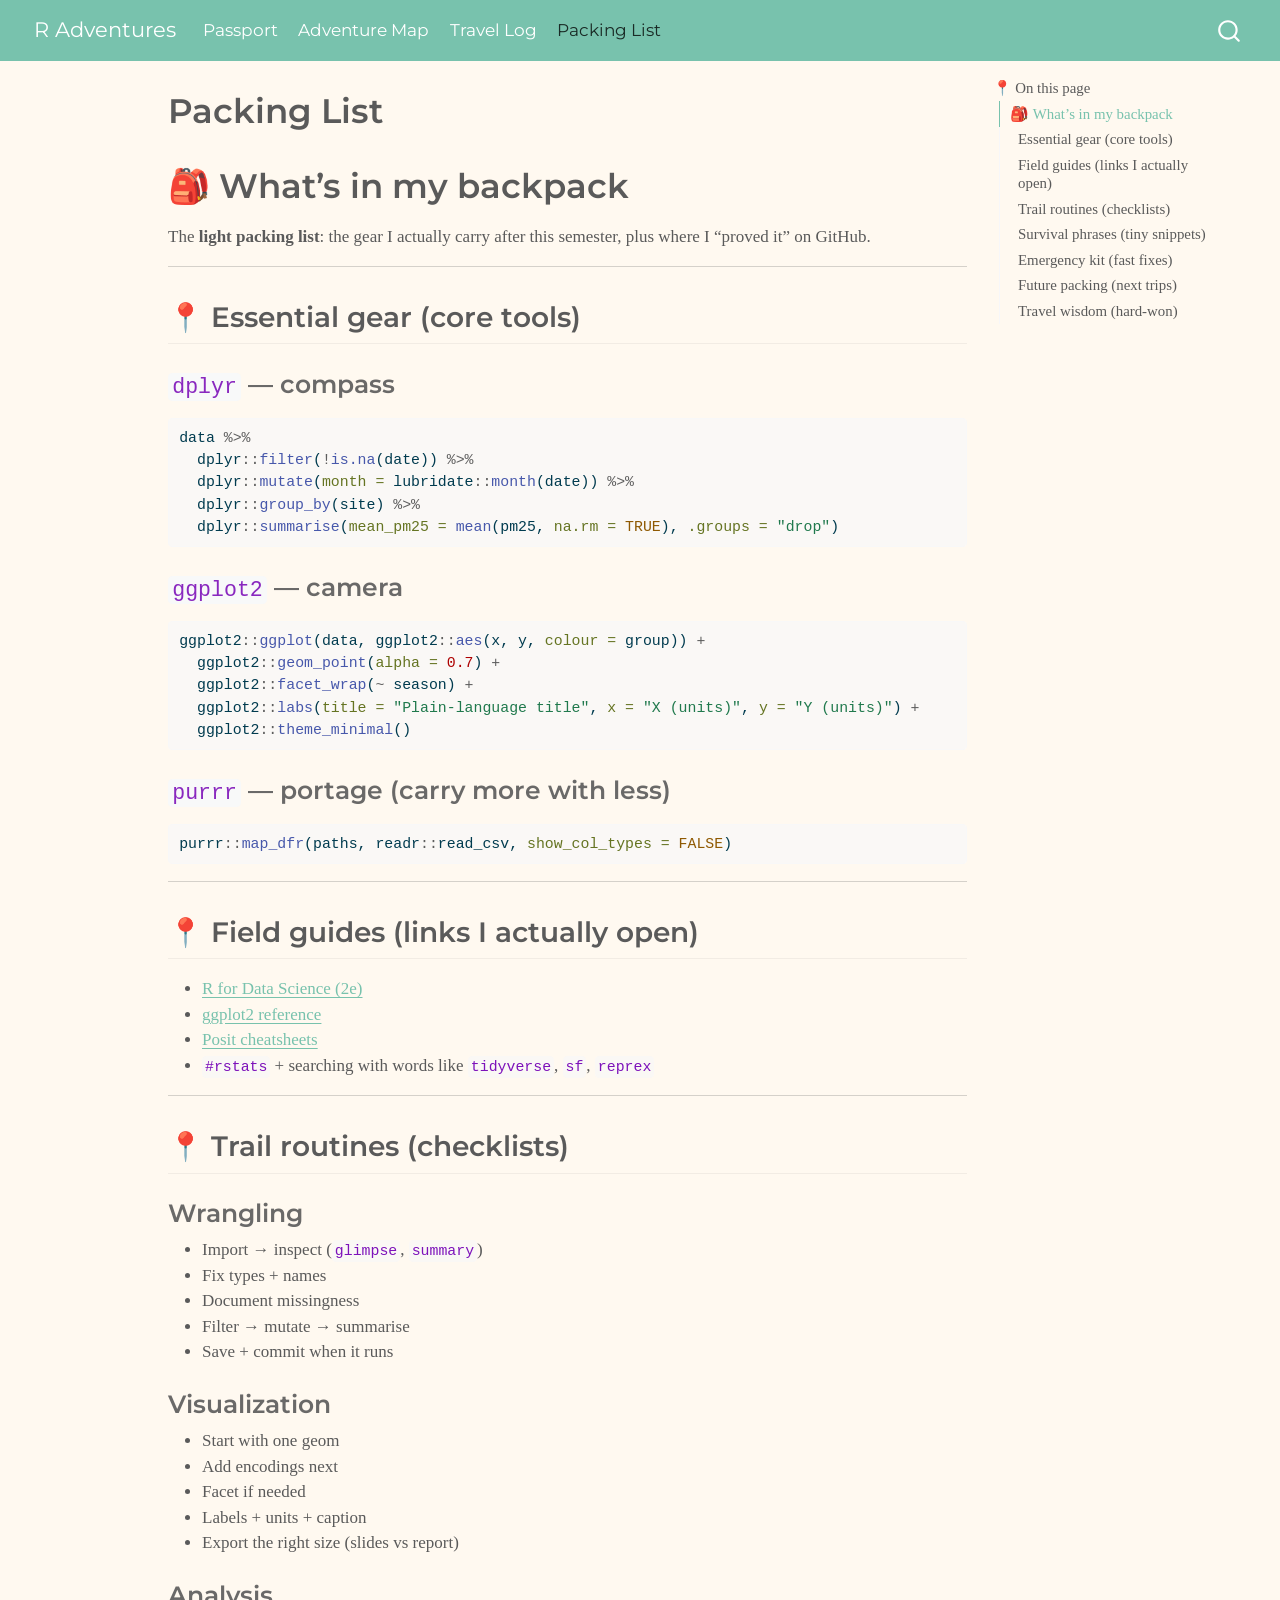
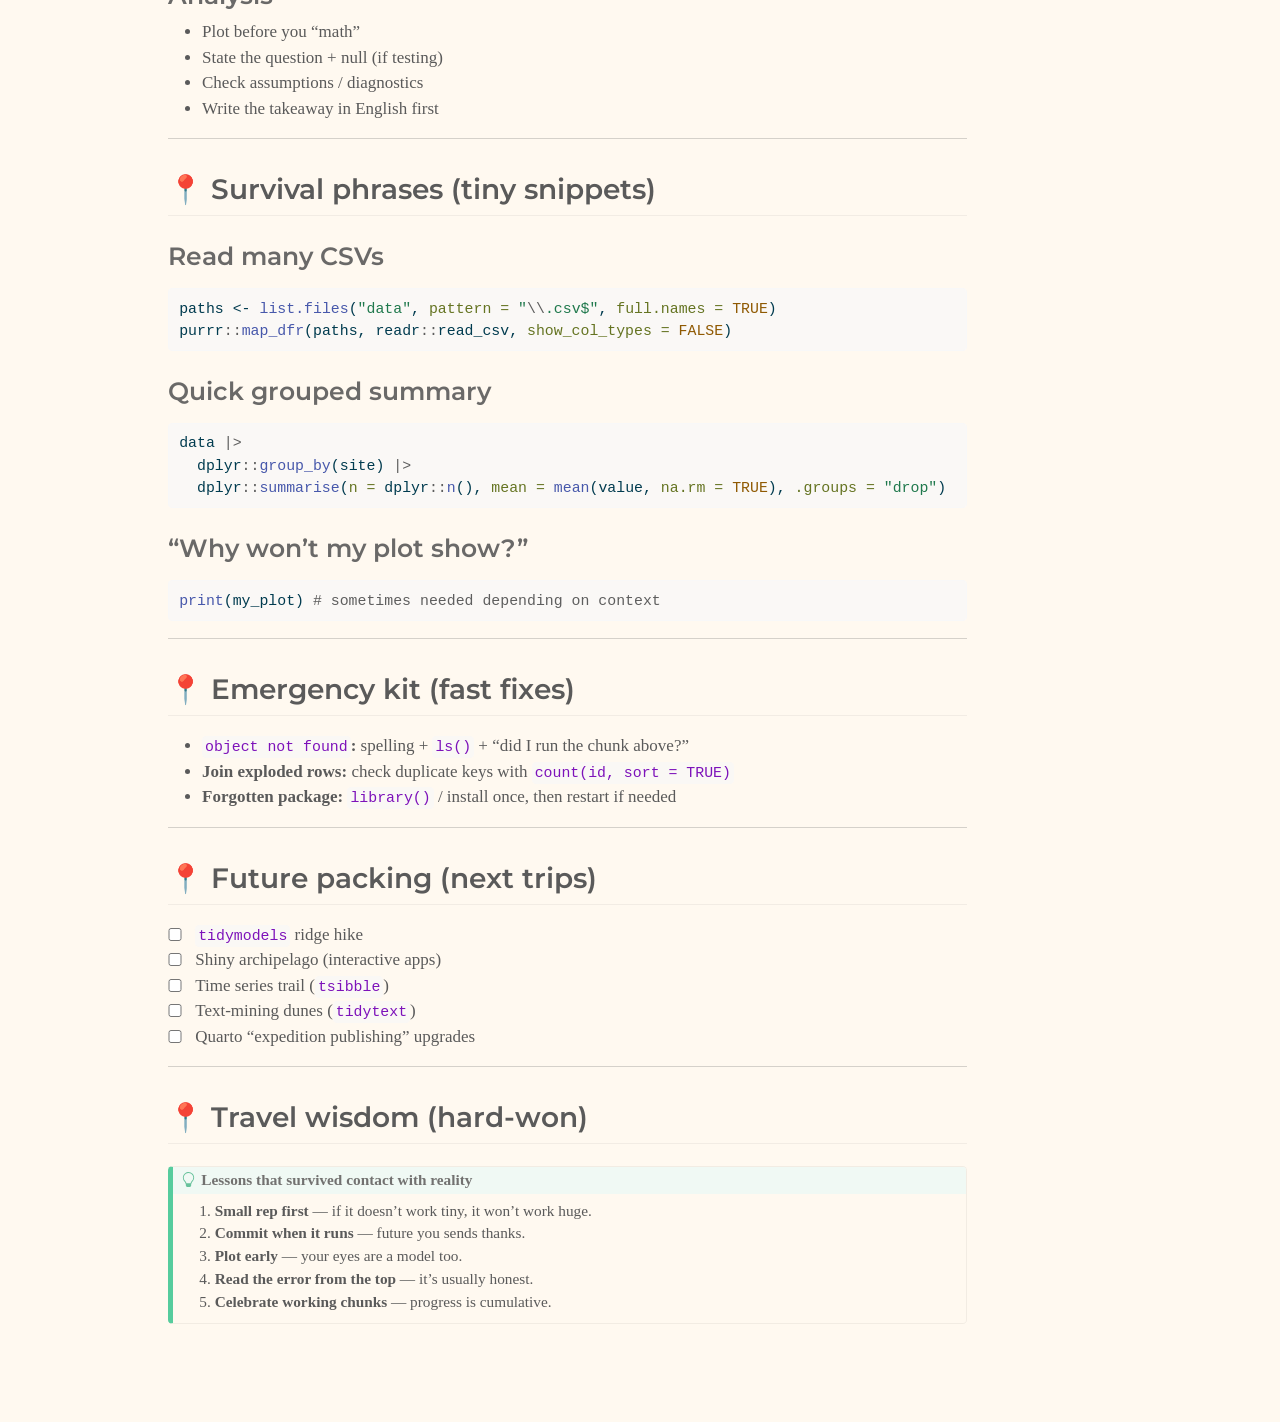
<file: docs/packing.html>
<!DOCTYPE html>
<html xmlns="http://www.w3.org/1999/xhtml" lang="en" xml:lang="en"><head>

<meta charset="utf-8">
<meta name="generator" content="quarto-1.8.25">

<meta name="viewport" content="width=device-width, initial-scale=1.0, user-scalable=yes">


<title>Packing List – R Adventures</title>
<style>
code{white-space: pre-wrap;}
span.smallcaps{font-variant: small-caps;}
div.columns{display: flex; gap: min(4vw, 1.5em);}
div.column{flex: auto; overflow-x: auto;}
div.hanging-indent{margin-left: 1.5em; text-indent: -1.5em;}
ul.task-list{list-style: none;}
ul.task-list li input[type="checkbox"] {
  width: 0.8em;
  margin: 0 0.8em 0.2em -1em; /* quarto-specific, see https://github.com/quarto-dev/quarto-cli/issues/4556 */ 
  vertical-align: middle;
}
/* CSS for syntax highlighting */
html { -webkit-text-size-adjust: 100%; }
pre > code.sourceCode { white-space: pre; position: relative; }
pre > code.sourceCode > span { display: inline-block; line-height: 1.25; }
pre > code.sourceCode > span:empty { height: 1.2em; }
.sourceCode { overflow: visible; }
code.sourceCode > span { color: inherit; text-decoration: inherit; }
div.sourceCode { margin: 1em 0; }
pre.sourceCode { margin: 0; }
@media screen {
div.sourceCode { overflow: auto; }
}
@media print {
pre > code.sourceCode { white-space: pre-wrap; }
pre > code.sourceCode > span { text-indent: -5em; padding-left: 5em; }
}
pre.numberSource code
  { counter-reset: source-line 0; }
pre.numberSource code > span
  { position: relative; left: -4em; counter-increment: source-line; }
pre.numberSource code > span > a:first-child::before
  { content: counter(source-line);
    position: relative; left: -1em; text-align: right; vertical-align: baseline;
    border: none; display: inline-block;
    -webkit-touch-callout: none; -webkit-user-select: none;
    -khtml-user-select: none; -moz-user-select: none;
    -ms-user-select: none; user-select: none;
    padding: 0 4px; width: 4em;
  }
pre.numberSource { margin-left: 3em;  padding-left: 4px; }
div.sourceCode
  {   }
@media screen {
pre > code.sourceCode > span > a:first-child::before { text-decoration: underline; }
}
</style>


<script src="site_libs/quarto-nav/quarto-nav.js"></script>
<script src="site_libs/quarto-nav/headroom.min.js"></script>
<script src="site_libs/clipboard/clipboard.min.js"></script>
<script src="site_libs/quarto-search/autocomplete.umd.js"></script>
<script src="site_libs/quarto-search/fuse.min.js"></script>
<script src="site_libs/quarto-search/quarto-search.js"></script>
<meta name="quarto:offset" content="./">
<script src="site_libs/quarto-html/quarto.js" type="module"></script>
<script src="site_libs/quarto-html/tabsets/tabsets.js" type="module"></script>
<script src="site_libs/quarto-html/axe/axe-check.js" type="module"></script>
<script src="site_libs/quarto-html/popper.min.js"></script>
<script src="site_libs/quarto-html/tippy.umd.min.js"></script>
<script src="site_libs/quarto-html/anchor.min.js"></script>
<link href="site_libs/quarto-html/tippy.css" rel="stylesheet">
<link href="site_libs/quarto-html/quarto-syntax-highlighting-7b89279ff1a6dce999919e0e67d4d9ec.css" rel="stylesheet" id="quarto-text-highlighting-styles">
<script src="site_libs/bootstrap/bootstrap.min.js"></script>
<link href="site_libs/bootstrap/bootstrap-icons.css" rel="stylesheet">
<link href="site_libs/bootstrap/bootstrap-5b8f9b2f3cffee265242a5d44fbb1e00.min.css" rel="stylesheet" append-hash="true" id="quarto-bootstrap" data-mode="light">
<script id="quarto-search-options" type="application/json">{
  "location": "navbar",
  "copy-button": false,
  "collapse-after": 3,
  "panel-placement": "end",
  "type": "overlay",
  "limit": 50,
  "keyboard-shortcut": [
    "f",
    "/",
    "s"
  ],
  "show-item-context": false,
  "language": {
    "search-no-results-text": "No results",
    "search-matching-documents-text": "matching documents",
    "search-copy-link-title": "Copy link to search",
    "search-hide-matches-text": "Hide additional matches",
    "search-more-match-text": "more match in this document",
    "search-more-matches-text": "more matches in this document",
    "search-clear-button-title": "Clear",
    "search-text-placeholder": "",
    "search-detached-cancel-button-title": "Cancel",
    "search-submit-button-title": "Submit",
    "search-label": "Search"
  }
}</script>


<link rel="stylesheet" href="custom.css">
</head>

<body class="nav-fixed quarto-light">

<div id="quarto-search-results"></div>
  <header id="quarto-header" class="headroom fixed-top">
    <nav class="navbar navbar-expand-lg " data-bs-theme="dark">
      <div class="navbar-container container-fluid">
      <div class="navbar-brand-container mx-auto">
    <a href="./index.html" class="navbar-brand navbar-brand-logo">
    </a>
    <a class="navbar-brand" href="./index.html">
    <span class="navbar-title">R Adventures</span>
    </a>
  </div>
            <div id="quarto-search" class="" title="Search"></div>
          <button class="navbar-toggler" type="button" data-bs-toggle="collapse" data-bs-target="#navbarCollapse" aria-controls="navbarCollapse" role="menu" aria-expanded="false" aria-label="Toggle navigation" onclick="if (window.quartoToggleHeadroom) { window.quartoToggleHeadroom(); }">
  <span class="navbar-toggler-icon"></span>
</button>
          <div class="collapse navbar-collapse" id="navbarCollapse">
            <ul class="navbar-nav navbar-nav-scroll me-auto">
  <li class="nav-item">
    <a class="nav-link" href="./passport.html"> 
<span class="menu-text">Passport</span></a>
  </li>  
  <li class="nav-item">
    <a class="nav-link" href="./map.html"> 
<span class="menu-text">Adventure Map</span></a>
  </li>  
  <li class="nav-item">
    <a class="nav-link" href="./travel_log.html"> 
<span class="menu-text">Travel Log</span></a>
  </li>  
  <li class="nav-item">
    <a class="nav-link active" href="./packing.html" aria-current="page"> 
<span class="menu-text">Packing List</span></a>
  </li>  
</ul>
          </div> <!-- /navcollapse -->
            <div class="quarto-navbar-tools">
</div>
      </div> <!-- /container-fluid -->
    </nav>
</header>
<!-- content -->
<div id="quarto-content" class="quarto-container page-columns page-rows-contents page-layout-article page-navbar">
<!-- sidebar -->
<!-- margin-sidebar -->
    <div id="quarto-margin-sidebar" class="sidebar margin-sidebar">
        <nav id="TOC" role="doc-toc" class="toc-active">
    <h2 id="toc-title">On this page</h2>
   
  <ul>
  <li><a href="#whats-in-my-backpack" id="toc-whats-in-my-backpack" class="nav-link active" data-scroll-target="#whats-in-my-backpack">🎒 What’s in my backpack</a>
  <ul class="collapse">
  <li><a href="#essential-gear-core-tools" id="toc-essential-gear-core-tools" class="nav-link" data-scroll-target="#essential-gear-core-tools">Essential gear (core tools)</a>
  <ul class="collapse">
  <li><a href="#dplyr-compass" id="toc-dplyr-compass" class="nav-link" data-scroll-target="#dplyr-compass"><code>dplyr</code> — compass</a></li>
  <li><a href="#ggplot2-camera" id="toc-ggplot2-camera" class="nav-link" data-scroll-target="#ggplot2-camera"><code>ggplot2</code> — camera</a></li>
  <li><a href="#purrr-portage-carry-more-with-less" id="toc-purrr-portage-carry-more-with-less" class="nav-link" data-scroll-target="#purrr-portage-carry-more-with-less"><code>purrr</code> — portage (carry more with less)</a></li>
  </ul></li>
  <li><a href="#field-guides-links-i-actually-open" id="toc-field-guides-links-i-actually-open" class="nav-link" data-scroll-target="#field-guides-links-i-actually-open">Field guides (links I actually open)</a></li>
  <li><a href="#trail-routines-checklists" id="toc-trail-routines-checklists" class="nav-link" data-scroll-target="#trail-routines-checklists">Trail routines (checklists)</a>
  <ul class="collapse">
  <li><a href="#wrangling" id="toc-wrangling" class="nav-link" data-scroll-target="#wrangling">Wrangling</a></li>
  <li><a href="#visualization" id="toc-visualization" class="nav-link" data-scroll-target="#visualization">Visualization</a></li>
  <li><a href="#analysis" id="toc-analysis" class="nav-link" data-scroll-target="#analysis">Analysis</a></li>
  </ul></li>
  <li><a href="#survival-phrases-tiny-snippets" id="toc-survival-phrases-tiny-snippets" class="nav-link" data-scroll-target="#survival-phrases-tiny-snippets">Survival phrases (tiny snippets)</a>
  <ul class="collapse">
  <li><a href="#read-many-csvs" id="toc-read-many-csvs" class="nav-link" data-scroll-target="#read-many-csvs">Read many CSVs</a></li>
  <li><a href="#quick-grouped-summary" id="toc-quick-grouped-summary" class="nav-link" data-scroll-target="#quick-grouped-summary">Quick grouped summary</a></li>
  <li><a href="#why-wont-my-plot-show" id="toc-why-wont-my-plot-show" class="nav-link" data-scroll-target="#why-wont-my-plot-show">“Why won’t my plot show?”</a></li>
  </ul></li>
  <li><a href="#emergency-kit-fast-fixes" id="toc-emergency-kit-fast-fixes" class="nav-link" data-scroll-target="#emergency-kit-fast-fixes">Emergency kit (fast fixes)</a></li>
  <li><a href="#future-packing-next-trips" id="toc-future-packing-next-trips" class="nav-link" data-scroll-target="#future-packing-next-trips">Future packing (next trips)</a></li>
  <li><a href="#travel-wisdom-hard-won" id="toc-travel-wisdom-hard-won" class="nav-link" data-scroll-target="#travel-wisdom-hard-won">Travel wisdom (hard-won)</a></li>
  </ul></li>
  </ul>
</nav>
    </div>
<!-- main -->
<main class="content" id="quarto-document-content">

<header id="title-block-header" class="quarto-title-block default">
<div class="quarto-title">
<h1 class="title">Packing List</h1>
</div>



<div class="quarto-title-meta">

    
  
    
  </div>
  


</header>


<section id="whats-in-my-backpack" class="level1">
<h1>🎒 What’s in my backpack</h1>
<p>The <strong>light packing list</strong>: the gear I actually carry after this semester, plus where I “proved it” on GitHub.</p>
<hr>
<section id="essential-gear-core-tools" class="level2">
<h2 class="anchored" data-anchor-id="essential-gear-core-tools">Essential gear (core tools)</h2>
<section id="dplyr-compass" class="level3">
<h3 class="anchored" data-anchor-id="dplyr-compass"><code>dplyr</code> — compass</h3>
<div class="code-copy-outer-scaffold"><div class="sourceCode" id="cb1"><pre class="sourceCode r code-with-copy"><code class="sourceCode r"><span id="cb1-1"><a href="#cb1-1" aria-hidden="true" tabindex="-1"></a>data <span class="sc">%&gt;%</span> </span>
<span id="cb1-2"><a href="#cb1-2" aria-hidden="true" tabindex="-1"></a>  dplyr<span class="sc">::</span><span class="fu">filter</span>(<span class="sc">!</span><span class="fu">is.na</span>(date)) <span class="sc">%&gt;%</span> </span>
<span id="cb1-3"><a href="#cb1-3" aria-hidden="true" tabindex="-1"></a>  dplyr<span class="sc">::</span><span class="fu">mutate</span>(<span class="at">month =</span> lubridate<span class="sc">::</span><span class="fu">month</span>(date)) <span class="sc">%&gt;%</span> </span>
<span id="cb1-4"><a href="#cb1-4" aria-hidden="true" tabindex="-1"></a>  dplyr<span class="sc">::</span><span class="fu">group_by</span>(site) <span class="sc">%&gt;%</span> </span>
<span id="cb1-5"><a href="#cb1-5" aria-hidden="true" tabindex="-1"></a>  dplyr<span class="sc">::</span><span class="fu">summarise</span>(<span class="at">mean_pm25 =</span> <span class="fu">mean</span>(pm25, <span class="at">na.rm =</span> <span class="cn">TRUE</span>), <span class="at">.groups =</span> <span class="st">"drop"</span>)</span></code></pre></div><button title="Copy to Clipboard" class="code-copy-button"><i class="bi"></i></button></div>
</section>
<section id="ggplot2-camera" class="level3">
<h3 class="anchored" data-anchor-id="ggplot2-camera"><code>ggplot2</code> — camera</h3>
<div class="code-copy-outer-scaffold"><div class="sourceCode" id="cb2"><pre class="sourceCode r code-with-copy"><code class="sourceCode r"><span id="cb2-1"><a href="#cb2-1" aria-hidden="true" tabindex="-1"></a>ggplot2<span class="sc">::</span><span class="fu">ggplot</span>(data, ggplot2<span class="sc">::</span><span class="fu">aes</span>(x, y, <span class="at">colour =</span> group)) <span class="sc">+</span></span>
<span id="cb2-2"><a href="#cb2-2" aria-hidden="true" tabindex="-1"></a>  ggplot2<span class="sc">::</span><span class="fu">geom_point</span>(<span class="at">alpha =</span> <span class="fl">0.7</span>) <span class="sc">+</span></span>
<span id="cb2-3"><a href="#cb2-3" aria-hidden="true" tabindex="-1"></a>  ggplot2<span class="sc">::</span><span class="fu">facet_wrap</span>(<span class="sc">~</span> season) <span class="sc">+</span></span>
<span id="cb2-4"><a href="#cb2-4" aria-hidden="true" tabindex="-1"></a>  ggplot2<span class="sc">::</span><span class="fu">labs</span>(<span class="at">title =</span> <span class="st">"Plain-language title"</span>, <span class="at">x =</span> <span class="st">"X (units)"</span>, <span class="at">y =</span> <span class="st">"Y (units)"</span>) <span class="sc">+</span></span>
<span id="cb2-5"><a href="#cb2-5" aria-hidden="true" tabindex="-1"></a>  ggplot2<span class="sc">::</span><span class="fu">theme_minimal</span>()</span></code></pre></div><button title="Copy to Clipboard" class="code-copy-button"><i class="bi"></i></button></div>
</section>
<section id="purrr-portage-carry-more-with-less" class="level3">
<h3 class="anchored" data-anchor-id="purrr-portage-carry-more-with-less"><code>purrr</code> — portage (carry more with less)</h3>
<div class="code-copy-outer-scaffold"><div class="sourceCode" id="cb3"><pre class="sourceCode r code-with-copy"><code class="sourceCode r"><span id="cb3-1"><a href="#cb3-1" aria-hidden="true" tabindex="-1"></a>purrr<span class="sc">::</span><span class="fu">map_dfr</span>(paths, readr<span class="sc">::</span>read_csv, <span class="at">show_col_types =</span> <span class="cn">FALSE</span>)</span></code></pre></div><button title="Copy to Clipboard" class="code-copy-button"><i class="bi"></i></button></div>
<hr>
</section>
</section>
<section id="field-guides-links-i-actually-open" class="level2">
<h2 class="anchored" data-anchor-id="field-guides-links-i-actually-open">Field guides (links I actually open)</h2>
<ul>
<li><a href="https://r4ds.hadley.nz/">R for Data Science (2e)</a><br>
</li>
<li><a href="https://ggplot2.tidyverse.org/">ggplot2 reference</a><br>
</li>
<li><a href="https://posit.co/resources/cheatsheets/">Posit cheatsheets</a><br>
</li>
<li><code>#rstats</code> + searching with words like <code>tidyverse</code>, <code>sf</code>, <code>reprex</code></li>
</ul>
<hr>
</section>
<section id="trail-routines-checklists" class="level2">
<h2 class="anchored" data-anchor-id="trail-routines-checklists">Trail routines (checklists)</h2>
<section id="wrangling" class="level3">
<h3 class="anchored" data-anchor-id="wrangling">Wrangling</h3>
<ul>
<li>Import → inspect (<code>glimpse</code>, <code>summary</code>)<br>
</li>
<li>Fix types + names<br>
</li>
<li>Document missingness<br>
</li>
<li>Filter → mutate → summarise<br>
</li>
<li>Save + commit when it runs</li>
</ul>
</section>
<section id="visualization" class="level3">
<h3 class="anchored" data-anchor-id="visualization">Visualization</h3>
<ul>
<li>Start with one geom<br>
</li>
<li>Add encodings next<br>
</li>
<li>Facet if needed<br>
</li>
<li>Labels + units + caption<br>
</li>
<li>Export the right size (slides vs report)</li>
</ul>
</section>
<section id="analysis" class="level3">
<h3 class="anchored" data-anchor-id="analysis">Analysis</h3>
<ul>
<li>Plot before you “math”<br>
</li>
<li>State the question + null (if testing)<br>
</li>
<li>Check assumptions / diagnostics<br>
</li>
<li>Write the takeaway in English first</li>
</ul>
<hr>
</section>
</section>
<section id="survival-phrases-tiny-snippets" class="level2">
<h2 class="anchored" data-anchor-id="survival-phrases-tiny-snippets">Survival phrases (tiny snippets)</h2>
<section id="read-many-csvs" class="level3">
<h3 class="anchored" data-anchor-id="read-many-csvs">Read many CSVs</h3>
<div class="code-copy-outer-scaffold"><div class="sourceCode" id="cb4"><pre class="sourceCode r code-with-copy"><code class="sourceCode r"><span id="cb4-1"><a href="#cb4-1" aria-hidden="true" tabindex="-1"></a>paths <span class="ot">&lt;-</span> <span class="fu">list.files</span>(<span class="st">"data"</span>, <span class="at">pattern =</span> <span class="st">"</span><span class="sc">\\</span><span class="st">.csv$"</span>, <span class="at">full.names =</span> <span class="cn">TRUE</span>)</span>
<span id="cb4-2"><a href="#cb4-2" aria-hidden="true" tabindex="-1"></a>purrr<span class="sc">::</span><span class="fu">map_dfr</span>(paths, readr<span class="sc">::</span>read_csv, <span class="at">show_col_types =</span> <span class="cn">FALSE</span>)</span></code></pre></div><button title="Copy to Clipboard" class="code-copy-button"><i class="bi"></i></button></div>
</section>
<section id="quick-grouped-summary" class="level3">
<h3 class="anchored" data-anchor-id="quick-grouped-summary">Quick grouped summary</h3>
<div class="code-copy-outer-scaffold"><div class="sourceCode" id="cb5"><pre class="sourceCode r code-with-copy"><code class="sourceCode r"><span id="cb5-1"><a href="#cb5-1" aria-hidden="true" tabindex="-1"></a>data <span class="sc">|&gt;</span></span>
<span id="cb5-2"><a href="#cb5-2" aria-hidden="true" tabindex="-1"></a>  dplyr<span class="sc">::</span><span class="fu">group_by</span>(site) <span class="sc">|&gt;</span></span>
<span id="cb5-3"><a href="#cb5-3" aria-hidden="true" tabindex="-1"></a>  dplyr<span class="sc">::</span><span class="fu">summarise</span>(<span class="at">n =</span> dplyr<span class="sc">::</span><span class="fu">n</span>(), <span class="at">mean =</span> <span class="fu">mean</span>(value, <span class="at">na.rm =</span> <span class="cn">TRUE</span>), <span class="at">.groups =</span> <span class="st">"drop"</span>)</span></code></pre></div><button title="Copy to Clipboard" class="code-copy-button"><i class="bi"></i></button></div>
</section>
<section id="why-wont-my-plot-show" class="level3">
<h3 class="anchored" data-anchor-id="why-wont-my-plot-show">“Why won’t my plot show?”</h3>
<div class="code-copy-outer-scaffold"><div class="sourceCode" id="cb6"><pre class="sourceCode r code-with-copy"><code class="sourceCode r"><span id="cb6-1"><a href="#cb6-1" aria-hidden="true" tabindex="-1"></a><span class="fu">print</span>(my_plot) <span class="co"># sometimes needed depending on context</span></span></code></pre></div><button title="Copy to Clipboard" class="code-copy-button"><i class="bi"></i></button></div>
<hr>
</section>
</section>
<section id="emergency-kit-fast-fixes" class="level2">
<h2 class="anchored" data-anchor-id="emergency-kit-fast-fixes">Emergency kit (fast fixes)</h2>
<ul>
<li><strong><code>object not found</code>:</strong> spelling + <code>ls()</code> + “did I run the chunk above?”<br>
</li>
<li><strong>Join exploded rows:</strong> check duplicate keys with <code>count(id, sort = TRUE)</code><br>
</li>
<li><strong>Forgotten package:</strong> <code>library()</code> / install once, then restart if needed</li>
</ul>
<hr>
</section>
<section id="future-packing-next-trips" class="level2">
<h2 class="anchored" data-anchor-id="future-packing-next-trips">Future packing (next trips)</h2>
<ul class="task-list">
<li><label><input type="checkbox"><code>tidymodels</code> ridge hike<br>
</label></li>
<li><label><input type="checkbox">Shiny archipelago (interactive apps)<br>
</label></li>
<li><label><input type="checkbox">Time series trail (<code>tsibble</code>)<br>
</label></li>
<li><label><input type="checkbox">Text-mining dunes (<code>tidytext</code>)<br>
</label></li>
<li><label><input type="checkbox">Quarto “expedition publishing” upgrades</label></li>
</ul>
<hr>
</section>
<section id="travel-wisdom-hard-won" class="level2">
<h2 class="anchored" data-anchor-id="travel-wisdom-hard-won">Travel wisdom (hard-won)</h2>
<div class="callout callout-style-default callout-tip callout-titled">
<div class="callout-header d-flex align-content-center">
<div class="callout-icon-container">
<i class="callout-icon"></i>
</div>
<div class="callout-title-container flex-fill">
<span class="screen-reader-only">Tip</span>Lessons that survived contact with reality
</div>
</div>
<div class="callout-body-container callout-body">
<ol type="1">
<li><strong>Small rep first</strong> — if it doesn’t work tiny, it won’t work huge.<br>
</li>
<li><strong>Commit when it runs</strong> — future you sends thanks.<br>
</li>
<li><strong>Plot early</strong> — your eyes are a model too.<br>
</li>
<li><strong>Read the error from the top</strong> — it’s usually honest.<br>
</li>
<li><strong>Celebrate working chunks</strong> — progress is cumulative.<br>
</li>
</ol>
</div>
</div>


</section>
</section>

</main> <!-- /main -->
<script id="quarto-html-after-body" type="application/javascript">
  window.document.addEventListener("DOMContentLoaded", function (event) {
    const icon = "";
    const anchorJS = new window.AnchorJS();
    anchorJS.options = {
      placement: 'right',
      icon: icon
    };
    anchorJS.add('.anchored');
    const isCodeAnnotation = (el) => {
      for (const clz of el.classList) {
        if (clz.startsWith('code-annotation-')) {                     
          return true;
        }
      }
      return false;
    }
    const onCopySuccess = function(e) {
      // button target
      const button = e.trigger;
      // don't keep focus
      button.blur();
      // flash "checked"
      button.classList.add('code-copy-button-checked');
      var currentTitle = button.getAttribute("title");
      button.setAttribute("title", "Copied!");
      let tooltip;
      if (window.bootstrap) {
        button.setAttribute("data-bs-toggle", "tooltip");
        button.setAttribute("data-bs-placement", "left");
        button.setAttribute("data-bs-title", "Copied!");
        tooltip = new bootstrap.Tooltip(button, 
          { trigger: "manual", 
            customClass: "code-copy-button-tooltip",
            offset: [0, -8]});
        tooltip.show();    
      }
      setTimeout(function() {
        if (tooltip) {
          tooltip.hide();
          button.removeAttribute("data-bs-title");
          button.removeAttribute("data-bs-toggle");
          button.removeAttribute("data-bs-placement");
        }
        button.setAttribute("title", currentTitle);
        button.classList.remove('code-copy-button-checked');
      }, 1000);
      // clear code selection
      e.clearSelection();
    }
    const getTextToCopy = function(trigger) {
      const outerScaffold = trigger.parentElement.cloneNode(true);
      const codeEl = outerScaffold.querySelector('code');
      for (const childEl of codeEl.children) {
        if (isCodeAnnotation(childEl)) {
          childEl.remove();
        }
      }
      return codeEl.innerText;
    }
    const clipboard = new window.ClipboardJS('.code-copy-button:not([data-in-quarto-modal])', {
      text: getTextToCopy
    });
    clipboard.on('success', onCopySuccess);
    if (window.document.getElementById('quarto-embedded-source-code-modal')) {
      const clipboardModal = new window.ClipboardJS('.code-copy-button[data-in-quarto-modal]', {
        text: getTextToCopy,
        container: window.document.getElementById('quarto-embedded-source-code-modal')
      });
      clipboardModal.on('success', onCopySuccess);
    }
      var localhostRegex = new RegExp(/^(?:http|https):\/\/localhost\:?[0-9]*\//);
      var mailtoRegex = new RegExp(/^mailto:/);
        var filterRegex = new RegExp('/' + window.location.host + '/');
      var isInternal = (href) => {
          return filterRegex.test(href) || localhostRegex.test(href) || mailtoRegex.test(href);
      }
      // Inspect non-navigation links and adorn them if external
     var links = window.document.querySelectorAll('a[href]:not(.nav-link):not(.navbar-brand):not(.toc-action):not(.sidebar-link):not(.sidebar-item-toggle):not(.pagination-link):not(.no-external):not([aria-hidden]):not(.dropdown-item):not(.quarto-navigation-tool):not(.about-link)');
      for (var i=0; i<links.length; i++) {
        const link = links[i];
        if (!isInternal(link.href)) {
          // undo the damage that might have been done by quarto-nav.js in the case of
          // links that we want to consider external
          if (link.dataset.originalHref !== undefined) {
            link.href = link.dataset.originalHref;
          }
        }
      }
    function tippyHover(el, contentFn, onTriggerFn, onUntriggerFn) {
      const config = {
        allowHTML: true,
        maxWidth: 500,
        delay: 100,
        arrow: false,
        appendTo: function(el) {
            return el.parentElement;
        },
        interactive: true,
        interactiveBorder: 10,
        theme: 'quarto',
        placement: 'bottom-start',
      };
      if (contentFn) {
        config.content = contentFn;
      }
      if (onTriggerFn) {
        config.onTrigger = onTriggerFn;
      }
      if (onUntriggerFn) {
        config.onUntrigger = onUntriggerFn;
      }
      window.tippy(el, config); 
    }
    const noterefs = window.document.querySelectorAll('a[role="doc-noteref"]');
    for (var i=0; i<noterefs.length; i++) {
      const ref = noterefs[i];
      tippyHover(ref, function() {
        // use id or data attribute instead here
        let href = ref.getAttribute('data-footnote-href') || ref.getAttribute('href');
        try { href = new URL(href).hash; } catch {}
        const id = href.replace(/^#\/?/, "");
        const note = window.document.getElementById(id);
        if (note) {
          return note.innerHTML;
        } else {
          return "";
        }
      });
    }
    const xrefs = window.document.querySelectorAll('a.quarto-xref');
    const processXRef = (id, note) => {
      // Strip column container classes
      const stripColumnClz = (el) => {
        el.classList.remove("page-full", "page-columns");
        if (el.children) {
          for (const child of el.children) {
            stripColumnClz(child);
          }
        }
      }
      stripColumnClz(note)
      if (id === null || id.startsWith('sec-')) {
        // Special case sections, only their first couple elements
        const container = document.createElement("div");
        if (note.children && note.children.length > 2) {
          container.appendChild(note.children[0].cloneNode(true));
          for (let i = 1; i < note.children.length; i++) {
            const child = note.children[i];
            if (child.tagName === "P" && child.innerText === "") {
              continue;
            } else {
              container.appendChild(child.cloneNode(true));
              break;
            }
          }
          if (window.Quarto?.typesetMath) {
            window.Quarto.typesetMath(container);
          }
          return container.innerHTML
        } else {
          if (window.Quarto?.typesetMath) {
            window.Quarto.typesetMath(note);
          }
          return note.innerHTML;
        }
      } else {
        // Remove any anchor links if they are present
        const anchorLink = note.querySelector('a.anchorjs-link');
        if (anchorLink) {
          anchorLink.remove();
        }
        if (window.Quarto?.typesetMath) {
          window.Quarto.typesetMath(note);
        }
        if (note.classList.contains("callout")) {
          return note.outerHTML;
        } else {
          return note.innerHTML;
        }
      }
    }
    for (var i=0; i<xrefs.length; i++) {
      const xref = xrefs[i];
      tippyHover(xref, undefined, function(instance) {
        instance.disable();
        let url = xref.getAttribute('href');
        let hash = undefined; 
        if (url.startsWith('#')) {
          hash = url;
        } else {
          try { hash = new URL(url).hash; } catch {}
        }
        if (hash) {
          const id = hash.replace(/^#\/?/, "");
          const note = window.document.getElementById(id);
          if (note !== null) {
            try {
              const html = processXRef(id, note.cloneNode(true));
              instance.setContent(html);
            } finally {
              instance.enable();
              instance.show();
            }
          } else {
            // See if we can fetch this
            fetch(url.split('#')[0])
            .then(res => res.text())
            .then(html => {
              const parser = new DOMParser();
              const htmlDoc = parser.parseFromString(html, "text/html");
              const note = htmlDoc.getElementById(id);
              if (note !== null) {
                const html = processXRef(id, note);
                instance.setContent(html);
              } 
            }).finally(() => {
              instance.enable();
              instance.show();
            });
          }
        } else {
          // See if we can fetch a full url (with no hash to target)
          // This is a special case and we should probably do some content thinning / targeting
          fetch(url)
          .then(res => res.text())
          .then(html => {
            const parser = new DOMParser();
            const htmlDoc = parser.parseFromString(html, "text/html");
            const note = htmlDoc.querySelector('main.content');
            if (note !== null) {
              // This should only happen for chapter cross references
              // (since there is no id in the URL)
              // remove the first header
              if (note.children.length > 0 && note.children[0].tagName === "HEADER") {
                note.children[0].remove();
              }
              const html = processXRef(null, note);
              instance.setContent(html);
            } 
          }).finally(() => {
            instance.enable();
            instance.show();
          });
        }
      }, function(instance) {
      });
    }
        let selectedAnnoteEl;
        const selectorForAnnotation = ( cell, annotation) => {
          let cellAttr = 'data-code-cell="' + cell + '"';
          let lineAttr = 'data-code-annotation="' +  annotation + '"';
          const selector = 'span[' + cellAttr + '][' + lineAttr + ']';
          return selector;
        }
        const selectCodeLines = (annoteEl) => {
          const doc = window.document;
          const targetCell = annoteEl.getAttribute("data-target-cell");
          const targetAnnotation = annoteEl.getAttribute("data-target-annotation");
          const annoteSpan = window.document.querySelector(selectorForAnnotation(targetCell, targetAnnotation));
          const lines = annoteSpan.getAttribute("data-code-lines").split(",");
          const lineIds = lines.map((line) => {
            return targetCell + "-" + line;
          })
          let top = null;
          let height = null;
          let parent = null;
          if (lineIds.length > 0) {
              //compute the position of the single el (top and bottom and make a div)
              const el = window.document.getElementById(lineIds[0]);
              top = el.offsetTop;
              height = el.offsetHeight;
              parent = el.parentElement.parentElement;
            if (lineIds.length > 1) {
              const lastEl = window.document.getElementById(lineIds[lineIds.length - 1]);
              const bottom = lastEl.offsetTop + lastEl.offsetHeight;
              height = bottom - top;
            }
            if (top !== null && height !== null && parent !== null) {
              // cook up a div (if necessary) and position it 
              let div = window.document.getElementById("code-annotation-line-highlight");
              if (div === null) {
                div = window.document.createElement("div");
                div.setAttribute("id", "code-annotation-line-highlight");
                div.style.position = 'absolute';
                parent.appendChild(div);
              }
              div.style.top = top - 2 + "px";
              div.style.height = height + 4 + "px";
              div.style.left = 0;
              let gutterDiv = window.document.getElementById("code-annotation-line-highlight-gutter");
              if (gutterDiv === null) {
                gutterDiv = window.document.createElement("div");
                gutterDiv.setAttribute("id", "code-annotation-line-highlight-gutter");
                gutterDiv.style.position = 'absolute';
                const codeCell = window.document.getElementById(targetCell);
                const gutter = codeCell.querySelector('.code-annotation-gutter');
                gutter.appendChild(gutterDiv);
              }
              gutterDiv.style.top = top - 2 + "px";
              gutterDiv.style.height = height + 4 + "px";
            }
            selectedAnnoteEl = annoteEl;
          }
        };
        const unselectCodeLines = () => {
          const elementsIds = ["code-annotation-line-highlight", "code-annotation-line-highlight-gutter"];
          elementsIds.forEach((elId) => {
            const div = window.document.getElementById(elId);
            if (div) {
              div.remove();
            }
          });
          selectedAnnoteEl = undefined;
        };
          // Handle positioning of the toggle
      window.addEventListener(
        "resize",
        throttle(() => {
          elRect = undefined;
          if (selectedAnnoteEl) {
            selectCodeLines(selectedAnnoteEl);
          }
        }, 10)
      );
      function throttle(fn, ms) {
      let throttle = false;
      let timer;
        return (...args) => {
          if(!throttle) { // first call gets through
              fn.apply(this, args);
              throttle = true;
          } else { // all the others get throttled
              if(timer) clearTimeout(timer); // cancel #2
              timer = setTimeout(() => {
                fn.apply(this, args);
                timer = throttle = false;
              }, ms);
          }
        };
      }
        // Attach click handler to the DT
        const annoteDls = window.document.querySelectorAll('dt[data-target-cell]');
        for (const annoteDlNode of annoteDls) {
          annoteDlNode.addEventListener('click', (event) => {
            const clickedEl = event.target;
            if (clickedEl !== selectedAnnoteEl) {
              unselectCodeLines();
              const activeEl = window.document.querySelector('dt[data-target-cell].code-annotation-active');
              if (activeEl) {
                activeEl.classList.remove('code-annotation-active');
              }
              selectCodeLines(clickedEl);
              clickedEl.classList.add('code-annotation-active');
            } else {
              // Unselect the line
              unselectCodeLines();
              clickedEl.classList.remove('code-annotation-active');
            }
          });
        }
    const findCites = (el) => {
      const parentEl = el.parentElement;
      if (parentEl) {
        const cites = parentEl.dataset.cites;
        if (cites) {
          return {
            el,
            cites: cites.split(' ')
          };
        } else {
          return findCites(el.parentElement)
        }
      } else {
        return undefined;
      }
    };
    var bibliorefs = window.document.querySelectorAll('a[role="doc-biblioref"]');
    for (var i=0; i<bibliorefs.length; i++) {
      const ref = bibliorefs[i];
      const citeInfo = findCites(ref);
      if (citeInfo) {
        tippyHover(citeInfo.el, function() {
          var popup = window.document.createElement('div');
          citeInfo.cites.forEach(function(cite) {
            var citeDiv = window.document.createElement('div');
            citeDiv.classList.add('hanging-indent');
            citeDiv.classList.add('csl-entry');
            var biblioDiv = window.document.getElementById('ref-' + cite);
            if (biblioDiv) {
              citeDiv.innerHTML = biblioDiv.innerHTML;
            }
            popup.appendChild(citeDiv);
          });
          return popup.innerHTML;
        });
      }
    }
  });
  </script>
</div> <!-- /content -->




</body></html>
</file>
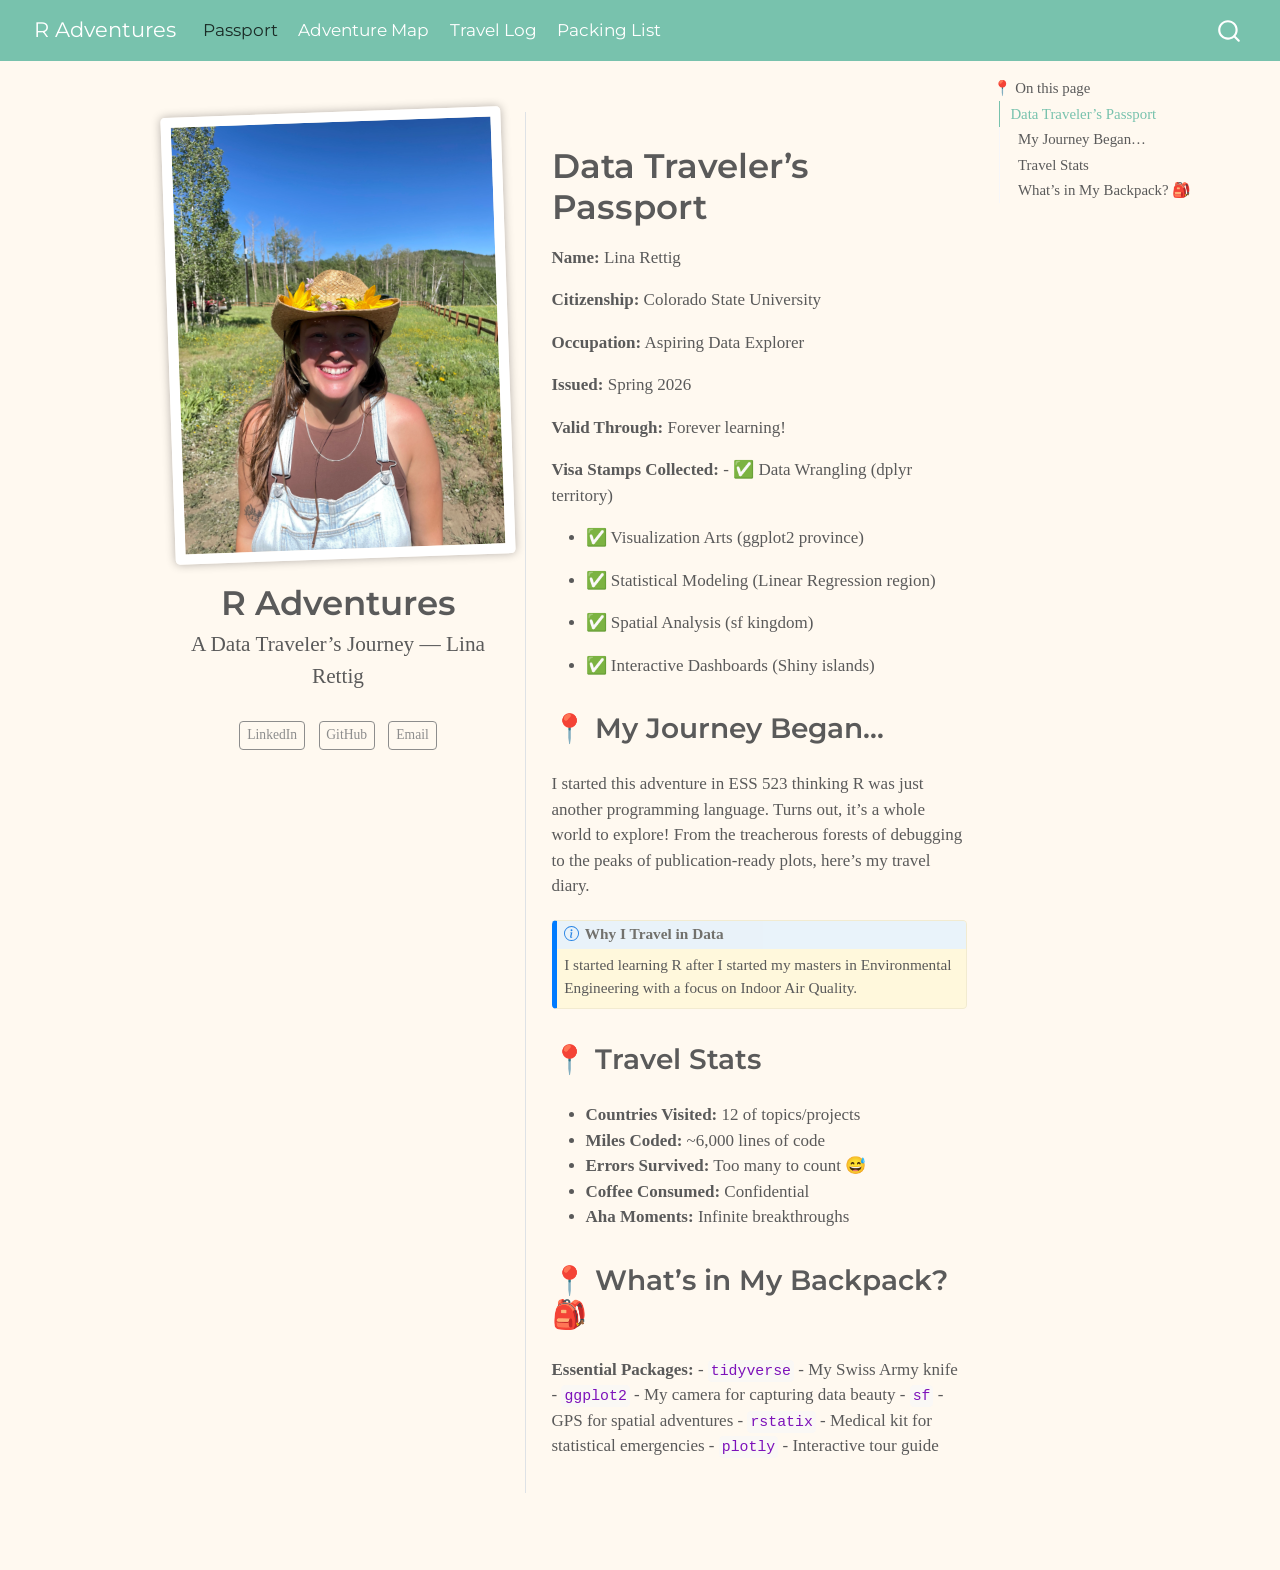
<file: docs/passport.html>
<!DOCTYPE html>
<html xmlns="http://www.w3.org/1999/xhtml" lang="en" xml:lang="en"><head>

<meta charset="utf-8">
<meta name="generator" content="quarto-1.8.25">

<meta name="viewport" content="width=device-width, initial-scale=1.0, user-scalable=yes">


<title>R Adventures</title>
<style>
code{white-space: pre-wrap;}
span.smallcaps{font-variant: small-caps;}
div.columns{display: flex; gap: min(4vw, 1.5em);}
div.column{flex: auto; overflow-x: auto;}
div.hanging-indent{margin-left: 1.5em; text-indent: -1.5em;}
ul.task-list{list-style: none;}
ul.task-list li input[type="checkbox"] {
  width: 0.8em;
  margin: 0 0.8em 0.2em -1em; /* quarto-specific, see https://github.com/quarto-dev/quarto-cli/issues/4556 */ 
  vertical-align: middle;
}
</style>


<script src="site_libs/quarto-nav/quarto-nav.js"></script>
<script src="site_libs/quarto-nav/headroom.min.js"></script>
<script src="site_libs/clipboard/clipboard.min.js"></script>
<script src="site_libs/quarto-search/autocomplete.umd.js"></script>
<script src="site_libs/quarto-search/fuse.min.js"></script>
<script src="site_libs/quarto-search/quarto-search.js"></script>
<meta name="quarto:offset" content="./">
<script src="site_libs/quarto-html/quarto.js" type="module"></script>
<script src="site_libs/quarto-html/tabsets/tabsets.js" type="module"></script>
<script src="site_libs/quarto-html/axe/axe-check.js" type="module"></script>
<script src="site_libs/quarto-html/popper.min.js"></script>
<script src="site_libs/quarto-html/tippy.umd.min.js"></script>
<link href="site_libs/quarto-html/tippy.css" rel="stylesheet">
<link href="site_libs/quarto-html/quarto-syntax-highlighting-7b89279ff1a6dce999919e0e67d4d9ec.css" rel="stylesheet" id="quarto-text-highlighting-styles">
<script src="site_libs/bootstrap/bootstrap.min.js"></script>
<link href="site_libs/bootstrap/bootstrap-icons.css" rel="stylesheet">
<link href="site_libs/bootstrap/bootstrap-5b8f9b2f3cffee265242a5d44fbb1e00.min.css" rel="stylesheet" append-hash="true" id="quarto-bootstrap" data-mode="light">
<script id="quarto-search-options" type="application/json">{
  "location": "navbar",
  "copy-button": false,
  "collapse-after": 3,
  "panel-placement": "end",
  "type": "overlay",
  "limit": 50,
  "keyboard-shortcut": [
    "f",
    "/",
    "s"
  ],
  "show-item-context": false,
  "language": {
    "search-no-results-text": "No results",
    "search-matching-documents-text": "matching documents",
    "search-copy-link-title": "Copy link to search",
    "search-hide-matches-text": "Hide additional matches",
    "search-more-match-text": "more match in this document",
    "search-more-matches-text": "more matches in this document",
    "search-clear-button-title": "Clear",
    "search-text-placeholder": "",
    "search-detached-cancel-button-title": "Cancel",
    "search-submit-button-title": "Submit",
    "search-label": "Search"
  }
}</script>


<link rel="stylesheet" href="custom.css">
</head>

<body class="nav-fixed quarto-light">

<div id="quarto-search-results"></div>
  <header id="quarto-header" class="headroom fixed-top">
    <nav class="navbar navbar-expand-lg " data-bs-theme="dark">
      <div class="navbar-container container-fluid">
      <div class="navbar-brand-container mx-auto">
    <a href="./index.html" class="navbar-brand navbar-brand-logo">
    </a>
    <a class="navbar-brand" href="./index.html">
    <span class="navbar-title">R Adventures</span>
    </a>
  </div>
            <div id="quarto-search" class="" title="Search"></div>
          <button class="navbar-toggler" type="button" data-bs-toggle="collapse" data-bs-target="#navbarCollapse" aria-controls="navbarCollapse" role="menu" aria-expanded="false" aria-label="Toggle navigation" onclick="if (window.quartoToggleHeadroom) { window.quartoToggleHeadroom(); }">
  <span class="navbar-toggler-icon"></span>
</button>
          <div class="collapse navbar-collapse" id="navbarCollapse">
            <ul class="navbar-nav navbar-nav-scroll me-auto">
  <li class="nav-item">
    <a class="nav-link active" href="./passport.html" aria-current="page"> 
<span class="menu-text">Passport</span></a>
  </li>  
  <li class="nav-item">
    <a class="nav-link" href="./map.html"> 
<span class="menu-text">Adventure Map</span></a>
  </li>  
  <li class="nav-item">
    <a class="nav-link" href="./travel_log.html"> 
<span class="menu-text">Travel Log</span></a>
  </li>  
  <li class="nav-item">
    <a class="nav-link" href="./packing.html"> 
<span class="menu-text">Packing List</span></a>
  </li>  
</ul>
          </div> <!-- /navcollapse -->
            <div class="quarto-navbar-tools">
</div>
      </div> <!-- /container-fluid -->
    </nav>
</header>
<!-- content -->
<div id="quarto-content" class="quarto-container page-columns page-rows-contents page-layout-article page-navbar">
<!-- sidebar -->
<!-- margin-sidebar -->
    <div id="quarto-margin-sidebar" class="sidebar margin-sidebar">
        <nav id="TOC" role="doc-toc" class="toc-active">
    <h2 id="toc-title">On this page</h2>
  <ul>
  <li><a href="#data-travelers-passport" id="toc-data-travelers-passport" class="nav-link active" data-scroll-target="#data-travelers-passport">Data Traveler’s Passport</a>
  <ul class="collapse">
  <li><a href="#my-journey-began" id="toc-my-journey-began" class="nav-link" data-scroll-target="#my-journey-began">My Journey Began…</a></li>
  <li><a href="#travel-stats" id="toc-travel-stats" class="nav-link" data-scroll-target="#travel-stats">Travel Stats</a></li>
  <li><a href="#whats-in-my-backpack" id="toc-whats-in-my-backpack" class="nav-link" data-scroll-target="#whats-in-my-backpack">What’s in My Backpack? 🎒</a></li>
  </ul></li>
  </ul>
</nav>
    </div>
<!-- main -->
<div class="quarto-about-trestles">
  <div class="about-entity">
    <img src="lina.png" class="about-image
  rounded " style="width: 20em;">
<header id="title-block-header" class="quarto-title-block default">
<div class="quarto-title">
<h1 class="title">R Adventures</h1>
<p class="subtitle lead">A Data Traveler’s Journey — Lina Rettig</p>
</div>
<div class="quarto-title-meta">
  </div>
</header>
    <div class="about-links">
  <a href="https://www.linkedin.com/in/catalina-rettig-422565253/" class="about-link" rel="" target="">
     <span class="about-link-text">LinkedIn</span>
  </a>
  <a href="https://github.com/linarettig" class="about-link" rel="" target="">
     <span class="about-link-text">GitHub</span>
  </a>
  <a href="mailto:rettig01@colostate.edu" class="about-link" rel="" target="">
     <span class="about-link-text">Email</span>
  </a>
</div>
  </div>
  <div class="about-contents"><main class="content" id="quarto-document-content">

<section id="data-travelers-passport" class="level1">
<h1>Data Traveler’s Passport</h1>
<div class="g-col-12 g-col-md-8">
<p><strong>Name:</strong> Lina Rettig</p>
<p><strong>Citizenship:</strong> Colorado State University</p>
<p><strong>Occupation:</strong> Aspiring Data Explorer</p>
<p><strong>Issued:</strong> Spring 2026</p>
<p><strong>Valid Through:</strong> Forever learning!</p>
<p><strong>Visa Stamps Collected:</strong> - ✅ Data Wrangling (dplyr territory)</p>
<ul>
<li><p>✅ Visualization Arts (ggplot2 province)</p></li>
<li><p>✅ Statistical Modeling (Linear Regression region)</p></li>
<li><p>✅ Spatial Analysis (sf kingdom)</p></li>
<li><p>✅ Interactive Dashboards (Shiny islands)</p></li>
</ul>
</div>
<section id="my-journey-began" class="level2">
<h2 data-anchor-id="my-journey-began">My Journey Began…</h2>
<p>I started this adventure in ESS 523 thinking R was just another programming language. Turns out, it’s a whole world to explore! From the treacherous forests of debugging to the peaks of publication-ready plots, here’s my travel diary.</p>
<div class="callout callout-style-default callout-note callout-titled">
<div class="callout-header d-flex align-content-center">
<div class="callout-icon-container">
<i class="callout-icon"></i>
</div>
<div class="callout-title-container flex-fill">
<span class="screen-reader-only">Note</span>Why I Travel in Data
</div>
</div>
<div class="callout-body-container callout-body">
<p>I started learning R after I started my masters in Environmental Engineering with a focus on Indoor Air Quality.</p>
</div>
</div>
</section>
<section id="travel-stats" class="level2">
<h2 data-anchor-id="travel-stats">Travel Stats</h2>
<ul>
<li><strong>Countries Visited:</strong> 12 of topics/projects</li>
<li><strong>Miles Coded:</strong> ~6,000 lines of code</li>
<li><strong>Errors Survived:</strong> Too many to count 😅</li>
<li><strong>Coffee Consumed:</strong> Confidential</li>
<li><strong>Aha Moments:</strong> Infinite breakthroughs</li>
</ul>
</section>
<section id="whats-in-my-backpack" class="level2">
<h2 data-anchor-id="whats-in-my-backpack">What’s in My Backpack? 🎒</h2>
<p><strong>Essential Packages:</strong> - <code>tidyverse</code> - My Swiss Army knife - <code>ggplot2</code> - My camera for capturing data beauty - <code>sf</code> - GPS for spatial adventures - <code>rstatix</code> - Medical kit for statistical emergencies - <code>plotly</code> - Interactive tour guide</p>


</section>
</section>
</main></div>
</div>
 <!-- /main -->
<script id="quarto-html-after-body" type="application/javascript">
  window.document.addEventListener("DOMContentLoaded", function (event) {
    const isCodeAnnotation = (el) => {
      for (const clz of el.classList) {
        if (clz.startsWith('code-annotation-')) {                     
          return true;
        }
      }
      return false;
    }
    const onCopySuccess = function(e) {
      // button target
      const button = e.trigger;
      // don't keep focus
      button.blur();
      // flash "checked"
      button.classList.add('code-copy-button-checked');
      var currentTitle = button.getAttribute("title");
      button.setAttribute("title", "Copied!");
      let tooltip;
      if (window.bootstrap) {
        button.setAttribute("data-bs-toggle", "tooltip");
        button.setAttribute("data-bs-placement", "left");
        button.setAttribute("data-bs-title", "Copied!");
        tooltip = new bootstrap.Tooltip(button, 
          { trigger: "manual", 
            customClass: "code-copy-button-tooltip",
            offset: [0, -8]});
        tooltip.show();    
      }
      setTimeout(function() {
        if (tooltip) {
          tooltip.hide();
          button.removeAttribute("data-bs-title");
          button.removeAttribute("data-bs-toggle");
          button.removeAttribute("data-bs-placement");
        }
        button.setAttribute("title", currentTitle);
        button.classList.remove('code-copy-button-checked');
      }, 1000);
      // clear code selection
      e.clearSelection();
    }
    const getTextToCopy = function(trigger) {
      const outerScaffold = trigger.parentElement.cloneNode(true);
      const codeEl = outerScaffold.querySelector('code');
      for (const childEl of codeEl.children) {
        if (isCodeAnnotation(childEl)) {
          childEl.remove();
        }
      }
      return codeEl.innerText;
    }
    const clipboard = new window.ClipboardJS('.code-copy-button:not([data-in-quarto-modal])', {
      text: getTextToCopy
    });
    clipboard.on('success', onCopySuccess);
    if (window.document.getElementById('quarto-embedded-source-code-modal')) {
      const clipboardModal = new window.ClipboardJS('.code-copy-button[data-in-quarto-modal]', {
        text: getTextToCopy,
        container: window.document.getElementById('quarto-embedded-source-code-modal')
      });
      clipboardModal.on('success', onCopySuccess);
    }
      var localhostRegex = new RegExp(/^(?:http|https):\/\/localhost\:?[0-9]*\//);
      var mailtoRegex = new RegExp(/^mailto:/);
        var filterRegex = new RegExp('/' + window.location.host + '/');
      var isInternal = (href) => {
          return filterRegex.test(href) || localhostRegex.test(href) || mailtoRegex.test(href);
      }
      // Inspect non-navigation links and adorn them if external
     var links = window.document.querySelectorAll('a[href]:not(.nav-link):not(.navbar-brand):not(.toc-action):not(.sidebar-link):not(.sidebar-item-toggle):not(.pagination-link):not(.no-external):not([aria-hidden]):not(.dropdown-item):not(.quarto-navigation-tool):not(.about-link)');
      for (var i=0; i<links.length; i++) {
        const link = links[i];
        if (!isInternal(link.href)) {
          // undo the damage that might have been done by quarto-nav.js in the case of
          // links that we want to consider external
          if (link.dataset.originalHref !== undefined) {
            link.href = link.dataset.originalHref;
          }
        }
      }
    function tippyHover(el, contentFn, onTriggerFn, onUntriggerFn) {
      const config = {
        allowHTML: true,
        maxWidth: 500,
        delay: 100,
        arrow: false,
        appendTo: function(el) {
            return el.parentElement;
        },
        interactive: true,
        interactiveBorder: 10,
        theme: 'quarto',
        placement: 'bottom-start',
      };
      if (contentFn) {
        config.content = contentFn;
      }
      if (onTriggerFn) {
        config.onTrigger = onTriggerFn;
      }
      if (onUntriggerFn) {
        config.onUntrigger = onUntriggerFn;
      }
      window.tippy(el, config); 
    }
    const noterefs = window.document.querySelectorAll('a[role="doc-noteref"]');
    for (var i=0; i<noterefs.length; i++) {
      const ref = noterefs[i];
      tippyHover(ref, function() {
        // use id or data attribute instead here
        let href = ref.getAttribute('data-footnote-href') || ref.getAttribute('href');
        try { href = new URL(href).hash; } catch {}
        const id = href.replace(/^#\/?/, "");
        const note = window.document.getElementById(id);
        if (note) {
          return note.innerHTML;
        } else {
          return "";
        }
      });
    }
    const xrefs = window.document.querySelectorAll('a.quarto-xref');
    const processXRef = (id, note) => {
      // Strip column container classes
      const stripColumnClz = (el) => {
        el.classList.remove("page-full", "page-columns");
        if (el.children) {
          for (const child of el.children) {
            stripColumnClz(child);
          }
        }
      }
      stripColumnClz(note)
      if (id === null || id.startsWith('sec-')) {
        // Special case sections, only their first couple elements
        const container = document.createElement("div");
        if (note.children && note.children.length > 2) {
          container.appendChild(note.children[0].cloneNode(true));
          for (let i = 1; i < note.children.length; i++) {
            const child = note.children[i];
            if (child.tagName === "P" && child.innerText === "") {
              continue;
            } else {
              container.appendChild(child.cloneNode(true));
              break;
            }
          }
          if (window.Quarto?.typesetMath) {
            window.Quarto.typesetMath(container);
          }
          return container.innerHTML
        } else {
          if (window.Quarto?.typesetMath) {
            window.Quarto.typesetMath(note);
          }
          return note.innerHTML;
        }
      } else {
        // Remove any anchor links if they are present
        const anchorLink = note.querySelector('a.anchorjs-link');
        if (anchorLink) {
          anchorLink.remove();
        }
        if (window.Quarto?.typesetMath) {
          window.Quarto.typesetMath(note);
        }
        if (note.classList.contains("callout")) {
          return note.outerHTML;
        } else {
          return note.innerHTML;
        }
      }
    }
    for (var i=0; i<xrefs.length; i++) {
      const xref = xrefs[i];
      tippyHover(xref, undefined, function(instance) {
        instance.disable();
        let url = xref.getAttribute('href');
        let hash = undefined; 
        if (url.startsWith('#')) {
          hash = url;
        } else {
          try { hash = new URL(url).hash; } catch {}
        }
        if (hash) {
          const id = hash.replace(/^#\/?/, "");
          const note = window.document.getElementById(id);
          if (note !== null) {
            try {
              const html = processXRef(id, note.cloneNode(true));
              instance.setContent(html);
            } finally {
              instance.enable();
              instance.show();
            }
          } else {
            // See if we can fetch this
            fetch(url.split('#')[0])
            .then(res => res.text())
            .then(html => {
              const parser = new DOMParser();
              const htmlDoc = parser.parseFromString(html, "text/html");
              const note = htmlDoc.getElementById(id);
              if (note !== null) {
                const html = processXRef(id, note);
                instance.setContent(html);
              } 
            }).finally(() => {
              instance.enable();
              instance.show();
            });
          }
        } else {
          // See if we can fetch a full url (with no hash to target)
          // This is a special case and we should probably do some content thinning / targeting
          fetch(url)
          .then(res => res.text())
          .then(html => {
            const parser = new DOMParser();
            const htmlDoc = parser.parseFromString(html, "text/html");
            const note = htmlDoc.querySelector('main.content');
            if (note !== null) {
              // This should only happen for chapter cross references
              // (since there is no id in the URL)
              // remove the first header
              if (note.children.length > 0 && note.children[0].tagName === "HEADER") {
                note.children[0].remove();
              }
              const html = processXRef(null, note);
              instance.setContent(html);
            } 
          }).finally(() => {
            instance.enable();
            instance.show();
          });
        }
      }, function(instance) {
      });
    }
        let selectedAnnoteEl;
        const selectorForAnnotation = ( cell, annotation) => {
          let cellAttr = 'data-code-cell="' + cell + '"';
          let lineAttr = 'data-code-annotation="' +  annotation + '"';
          const selector = 'span[' + cellAttr + '][' + lineAttr + ']';
          return selector;
        }
        const selectCodeLines = (annoteEl) => {
          const doc = window.document;
          const targetCell = annoteEl.getAttribute("data-target-cell");
          const targetAnnotation = annoteEl.getAttribute("data-target-annotation");
          const annoteSpan = window.document.querySelector(selectorForAnnotation(targetCell, targetAnnotation));
          const lines = annoteSpan.getAttribute("data-code-lines").split(",");
          const lineIds = lines.map((line) => {
            return targetCell + "-" + line;
          })
          let top = null;
          let height = null;
          let parent = null;
          if (lineIds.length > 0) {
              //compute the position of the single el (top and bottom and make a div)
              const el = window.document.getElementById(lineIds[0]);
              top = el.offsetTop;
              height = el.offsetHeight;
              parent = el.parentElement.parentElement;
            if (lineIds.length > 1) {
              const lastEl = window.document.getElementById(lineIds[lineIds.length - 1]);
              const bottom = lastEl.offsetTop + lastEl.offsetHeight;
              height = bottom - top;
            }
            if (top !== null && height !== null && parent !== null) {
              // cook up a div (if necessary) and position it 
              let div = window.document.getElementById("code-annotation-line-highlight");
              if (div === null) {
                div = window.document.createElement("div");
                div.setAttribute("id", "code-annotation-line-highlight");
                div.style.position = 'absolute';
                parent.appendChild(div);
              }
              div.style.top = top - 2 + "px";
              div.style.height = height + 4 + "px";
              div.style.left = 0;
              let gutterDiv = window.document.getElementById("code-annotation-line-highlight-gutter");
              if (gutterDiv === null) {
                gutterDiv = window.document.createElement("div");
                gutterDiv.setAttribute("id", "code-annotation-line-highlight-gutter");
                gutterDiv.style.position = 'absolute';
                const codeCell = window.document.getElementById(targetCell);
                const gutter = codeCell.querySelector('.code-annotation-gutter');
                gutter.appendChild(gutterDiv);
              }
              gutterDiv.style.top = top - 2 + "px";
              gutterDiv.style.height = height + 4 + "px";
            }
            selectedAnnoteEl = annoteEl;
          }
        };
        const unselectCodeLines = () => {
          const elementsIds = ["code-annotation-line-highlight", "code-annotation-line-highlight-gutter"];
          elementsIds.forEach((elId) => {
            const div = window.document.getElementById(elId);
            if (div) {
              div.remove();
            }
          });
          selectedAnnoteEl = undefined;
        };
          // Handle positioning of the toggle
      window.addEventListener(
        "resize",
        throttle(() => {
          elRect = undefined;
          if (selectedAnnoteEl) {
            selectCodeLines(selectedAnnoteEl);
          }
        }, 10)
      );
      function throttle(fn, ms) {
      let throttle = false;
      let timer;
        return (...args) => {
          if(!throttle) { // first call gets through
              fn.apply(this, args);
              throttle = true;
          } else { // all the others get throttled
              if(timer) clearTimeout(timer); // cancel #2
              timer = setTimeout(() => {
                fn.apply(this, args);
                timer = throttle = false;
              }, ms);
          }
        };
      }
        // Attach click handler to the DT
        const annoteDls = window.document.querySelectorAll('dt[data-target-cell]');
        for (const annoteDlNode of annoteDls) {
          annoteDlNode.addEventListener('click', (event) => {
            const clickedEl = event.target;
            if (clickedEl !== selectedAnnoteEl) {
              unselectCodeLines();
              const activeEl = window.document.querySelector('dt[data-target-cell].code-annotation-active');
              if (activeEl) {
                activeEl.classList.remove('code-annotation-active');
              }
              selectCodeLines(clickedEl);
              clickedEl.classList.add('code-annotation-active');
            } else {
              // Unselect the line
              unselectCodeLines();
              clickedEl.classList.remove('code-annotation-active');
            }
          });
        }
    const findCites = (el) => {
      const parentEl = el.parentElement;
      if (parentEl) {
        const cites = parentEl.dataset.cites;
        if (cites) {
          return {
            el,
            cites: cites.split(' ')
          };
        } else {
          return findCites(el.parentElement)
        }
      } else {
        return undefined;
      }
    };
    var bibliorefs = window.document.querySelectorAll('a[role="doc-biblioref"]');
    for (var i=0; i<bibliorefs.length; i++) {
      const ref = bibliorefs[i];
      const citeInfo = findCites(ref);
      if (citeInfo) {
        tippyHover(citeInfo.el, function() {
          var popup = window.document.createElement('div');
          citeInfo.cites.forEach(function(cite) {
            var citeDiv = window.document.createElement('div');
            citeDiv.classList.add('hanging-indent');
            citeDiv.classList.add('csl-entry');
            var biblioDiv = window.document.getElementById('ref-' + cite);
            if (biblioDiv) {
              citeDiv.innerHTML = biblioDiv.innerHTML;
            }
            popup.appendChild(citeDiv);
          });
          return popup.innerHTML;
        });
      }
    }
  });
  </script>
</div> <!-- /content -->




</body></html>
</file>
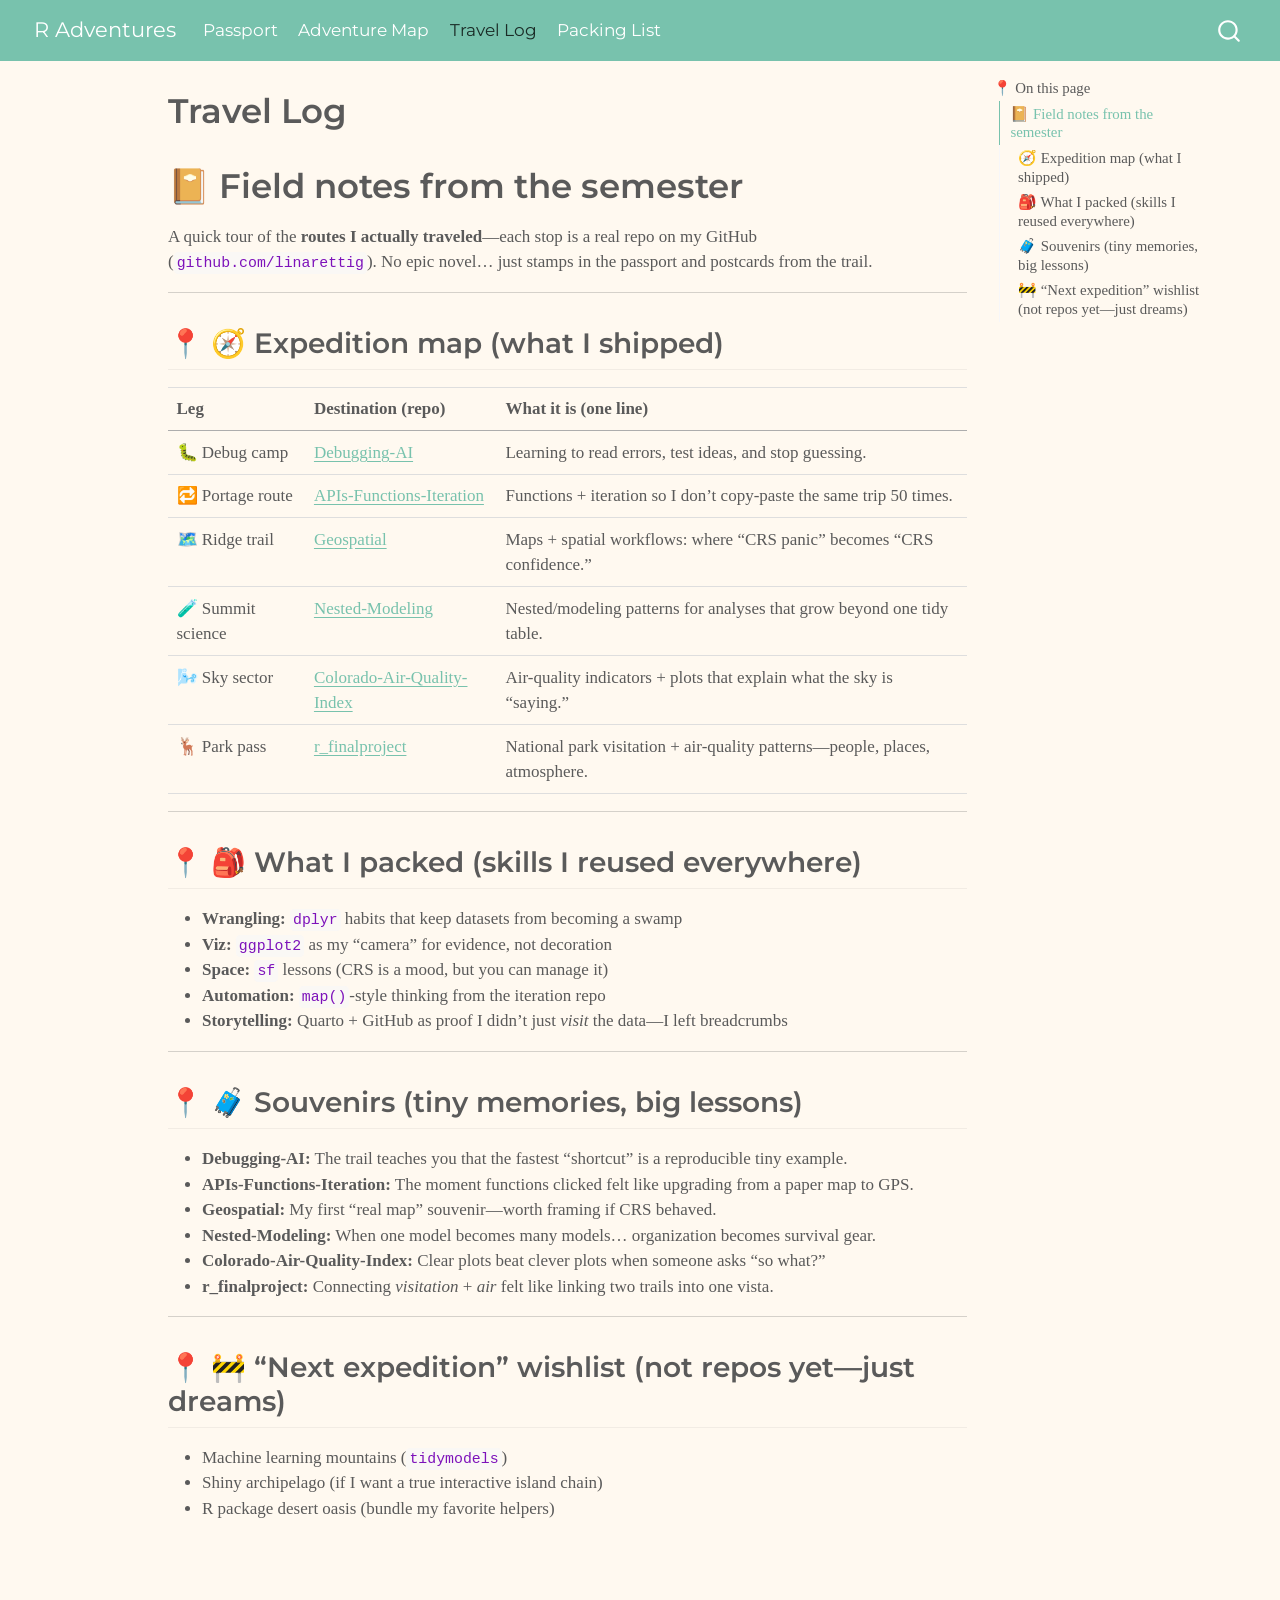
<file: docs/travel_log.html>
<!DOCTYPE html>
<html xmlns="http://www.w3.org/1999/xhtml" lang="en" xml:lang="en"><head>

<meta charset="utf-8">
<meta name="generator" content="quarto-1.8.25">

<meta name="viewport" content="width=device-width, initial-scale=1.0, user-scalable=yes">


<title>Travel Log – R Adventures</title>
<style>
code{white-space: pre-wrap;}
span.smallcaps{font-variant: small-caps;}
div.columns{display: flex; gap: min(4vw, 1.5em);}
div.column{flex: auto; overflow-x: auto;}
div.hanging-indent{margin-left: 1.5em; text-indent: -1.5em;}
ul.task-list{list-style: none;}
ul.task-list li input[type="checkbox"] {
  width: 0.8em;
  margin: 0 0.8em 0.2em -1em; /* quarto-specific, see https://github.com/quarto-dev/quarto-cli/issues/4556 */ 
  vertical-align: middle;
}
</style>


<script src="site_libs/quarto-nav/quarto-nav.js"></script>
<script src="site_libs/quarto-nav/headroom.min.js"></script>
<script src="site_libs/clipboard/clipboard.min.js"></script>
<script src="site_libs/quarto-search/autocomplete.umd.js"></script>
<script src="site_libs/quarto-search/fuse.min.js"></script>
<script src="site_libs/quarto-search/quarto-search.js"></script>
<meta name="quarto:offset" content="./">
<script src="site_libs/quarto-html/quarto.js" type="module"></script>
<script src="site_libs/quarto-html/tabsets/tabsets.js" type="module"></script>
<script src="site_libs/quarto-html/axe/axe-check.js" type="module"></script>
<script src="site_libs/quarto-html/popper.min.js"></script>
<script src="site_libs/quarto-html/tippy.umd.min.js"></script>
<script src="site_libs/quarto-html/anchor.min.js"></script>
<link href="site_libs/quarto-html/tippy.css" rel="stylesheet">
<link href="site_libs/quarto-html/quarto-syntax-highlighting-7b89279ff1a6dce999919e0e67d4d9ec.css" rel="stylesheet" id="quarto-text-highlighting-styles">
<script src="site_libs/bootstrap/bootstrap.min.js"></script>
<link href="site_libs/bootstrap/bootstrap-icons.css" rel="stylesheet">
<link href="site_libs/bootstrap/bootstrap-5b8f9b2f3cffee265242a5d44fbb1e00.min.css" rel="stylesheet" append-hash="true" id="quarto-bootstrap" data-mode="light">
<script id="quarto-search-options" type="application/json">{
  "location": "navbar",
  "copy-button": false,
  "collapse-after": 3,
  "panel-placement": "end",
  "type": "overlay",
  "limit": 50,
  "keyboard-shortcut": [
    "f",
    "/",
    "s"
  ],
  "show-item-context": false,
  "language": {
    "search-no-results-text": "No results",
    "search-matching-documents-text": "matching documents",
    "search-copy-link-title": "Copy link to search",
    "search-hide-matches-text": "Hide additional matches",
    "search-more-match-text": "more match in this document",
    "search-more-matches-text": "more matches in this document",
    "search-clear-button-title": "Clear",
    "search-text-placeholder": "",
    "search-detached-cancel-button-title": "Cancel",
    "search-submit-button-title": "Submit",
    "search-label": "Search"
  }
}</script>


<link rel="stylesheet" href="custom.css">
</head>

<body class="nav-fixed quarto-light">

<div id="quarto-search-results"></div>
  <header id="quarto-header" class="headroom fixed-top">
    <nav class="navbar navbar-expand-lg " data-bs-theme="dark">
      <div class="navbar-container container-fluid">
      <div class="navbar-brand-container mx-auto">
    <a href="./index.html" class="navbar-brand navbar-brand-logo">
    </a>
    <a class="navbar-brand" href="./index.html">
    <span class="navbar-title">R Adventures</span>
    </a>
  </div>
            <div id="quarto-search" class="" title="Search"></div>
          <button class="navbar-toggler" type="button" data-bs-toggle="collapse" data-bs-target="#navbarCollapse" aria-controls="navbarCollapse" role="menu" aria-expanded="false" aria-label="Toggle navigation" onclick="if (window.quartoToggleHeadroom) { window.quartoToggleHeadroom(); }">
  <span class="navbar-toggler-icon"></span>
</button>
          <div class="collapse navbar-collapse" id="navbarCollapse">
            <ul class="navbar-nav navbar-nav-scroll me-auto">
  <li class="nav-item">
    <a class="nav-link" href="./passport.html"> 
<span class="menu-text">Passport</span></a>
  </li>  
  <li class="nav-item">
    <a class="nav-link" href="./map.html"> 
<span class="menu-text">Adventure Map</span></a>
  </li>  
  <li class="nav-item">
    <a class="nav-link active" href="./travel_log.html" aria-current="page"> 
<span class="menu-text">Travel Log</span></a>
  </li>  
  <li class="nav-item">
    <a class="nav-link" href="./packing.html"> 
<span class="menu-text">Packing List</span></a>
  </li>  
</ul>
          </div> <!-- /navcollapse -->
            <div class="quarto-navbar-tools">
</div>
      </div> <!-- /container-fluid -->
    </nav>
</header>
<!-- content -->
<div id="quarto-content" class="quarto-container page-columns page-rows-contents page-layout-article page-navbar">
<!-- sidebar -->
<!-- margin-sidebar -->
    <div id="quarto-margin-sidebar" class="sidebar margin-sidebar">
        <nav id="TOC" role="doc-toc" class="toc-active">
    <h2 id="toc-title">On this page</h2>
   
  <ul>
  <li><a href="#field-notes-from-the-semester" id="toc-field-notes-from-the-semester" class="nav-link active" data-scroll-target="#field-notes-from-the-semester">📔 Field notes from the semester</a>
  <ul class="collapse">
  <li><a href="#expedition-map-what-i-shipped" id="toc-expedition-map-what-i-shipped" class="nav-link" data-scroll-target="#expedition-map-what-i-shipped">🧭 Expedition map (what I shipped)</a></li>
  <li><a href="#what-i-packed-skills-i-reused-everywhere" id="toc-what-i-packed-skills-i-reused-everywhere" class="nav-link" data-scroll-target="#what-i-packed-skills-i-reused-everywhere">🎒 What I packed (skills I reused everywhere)</a></li>
  <li><a href="#souvenirs-tiny-memories-big-lessons" id="toc-souvenirs-tiny-memories-big-lessons" class="nav-link" data-scroll-target="#souvenirs-tiny-memories-big-lessons">🧳 Souvenirs (tiny memories, big lessons)</a></li>
  <li><a href="#next-expedition-wishlist-not-repos-yetjust-dreams" id="toc-next-expedition-wishlist-not-repos-yetjust-dreams" class="nav-link" data-scroll-target="#next-expedition-wishlist-not-repos-yetjust-dreams">🚧 “Next expedition” wishlist (not repos yet—just dreams)</a></li>
  </ul></li>
  </ul>
</nav>
    </div>
<!-- main -->
<main class="content" id="quarto-document-content">

<header id="title-block-header" class="quarto-title-block default">
<div class="quarto-title">
<h1 class="title">Travel Log</h1>
</div>



<div class="quarto-title-meta">

    
  
    
  </div>
  


</header>


<section id="field-notes-from-the-semester" class="level1">
<h1>📔 Field notes from the semester</h1>
<p>A quick tour of the <strong>routes I actually traveled</strong>—each stop is a real repo on my GitHub (<code>github.com/linarettig</code>). No epic novel… just stamps in the passport and postcards from the trail.</p>
<hr>
<section id="expedition-map-what-i-shipped" class="level2">
<h2 class="anchored" data-anchor-id="expedition-map-what-i-shipped">🧭 Expedition map (what I shipped)</h2>
<table class="caption-top table">
<thead>
<tr class="header">
<th>Leg</th>
<th>Destination (repo)</th>
<th>What it is (one line)</th>
</tr>
</thead>
<tbody>
<tr class="odd">
<td>🐛 Debug camp</td>
<td><a href="https://github.com/linarettig/Debugging-AI">Debugging-AI</a></td>
<td>Learning to read errors, test ideas, and stop guessing.</td>
</tr>
<tr class="even">
<td>🔁 Portage route</td>
<td><a href="https://github.com/linarettig/APIs-Functions-Iteration">APIs-Functions-Iteration</a></td>
<td>Functions + iteration so I don’t copy-paste the same trip 50 times.</td>
</tr>
<tr class="odd">
<td>🗺️ Ridge trail</td>
<td><a href="https://github.com/linarettig/Geospatial">Geospatial</a></td>
<td>Maps + spatial workflows: where “CRS panic” becomes “CRS confidence.”</td>
</tr>
<tr class="even">
<td>🧪 Summit science</td>
<td><a href="https://github.com/linarettig/Nested-Modeling">Nested-Modeling</a></td>
<td>Nested/modeling patterns for analyses that grow beyond one tidy table.</td>
</tr>
<tr class="odd">
<td>🌬️ Sky sector</td>
<td><a href="https://github.com/linarettig/Colorado-Air-Quality-Index">Colorado-Air-Quality-Index</a></td>
<td>Air-quality indicators + plots that explain what the sky is “saying.”</td>
</tr>
<tr class="even">
<td>🦌 Park pass</td>
<td><a href="https://github.com/linarettig/r_finalproject">r_finalproject</a></td>
<td>National park visitation + air-quality patterns—people, places, atmosphere.</td>
</tr>
</tbody>
</table>
<hr>
</section>
<section id="what-i-packed-skills-i-reused-everywhere" class="level2">
<h2 class="anchored" data-anchor-id="what-i-packed-skills-i-reused-everywhere">🎒 What I packed (skills I reused everywhere)</h2>
<ul>
<li><strong>Wrangling:</strong> <code>dplyr</code> habits that keep datasets from becoming a swamp<br>
</li>
<li><strong>Viz:</strong> <code>ggplot2</code> as my “camera” for evidence, not decoration<br>
</li>
<li><strong>Space:</strong> <code>sf</code> lessons (CRS is a mood, but you can manage it)<br>
</li>
<li><strong>Automation:</strong> <code>map()</code>-style thinking from the iteration repo<br>
</li>
<li><strong>Storytelling:</strong> Quarto + GitHub as proof I didn’t just <em>visit</em> the data—I left breadcrumbs</li>
</ul>
<hr>
</section>
<section id="souvenirs-tiny-memories-big-lessons" class="level2">
<h2 class="anchored" data-anchor-id="souvenirs-tiny-memories-big-lessons">🧳 Souvenirs (tiny memories, big lessons)</h2>
<ul>
<li><strong>Debugging-AI:</strong> The trail teaches you that the fastest “shortcut” is a reproducible tiny example.<br>
</li>
<li><strong>APIs-Functions-Iteration:</strong> The moment functions clicked felt like upgrading from a paper map to GPS.<br>
</li>
<li><strong>Geospatial:</strong> My first “real map” souvenir—worth framing if CRS behaved.<br>
</li>
<li><strong>Nested-Modeling:</strong> When one model becomes many models… organization becomes survival gear.<br>
</li>
<li><strong>Colorado-Air-Quality-Index:</strong> Clear plots beat clever plots when someone asks “so what?”<br>
</li>
<li><strong>r_finalproject:</strong> Connecting <em>visitation</em> + <em>air</em> felt like linking two trails into one vista.</li>
</ul>
<hr>
</section>
<section id="next-expedition-wishlist-not-repos-yetjust-dreams" class="level2">
<h2 class="anchored" data-anchor-id="next-expedition-wishlist-not-repos-yetjust-dreams">🚧 “Next expedition” wishlist (not repos yet—just dreams)</h2>
<ul>
<li>Machine learning mountains (<code>tidymodels</code>)<br>
</li>
<li>Shiny archipelago (if I want a true interactive island chain)<br>
</li>
<li>R package desert oasis (bundle my favorite helpers)</li>
</ul>


</section>
</section>

</main> <!-- /main -->
<script id="quarto-html-after-body" type="application/javascript">
  window.document.addEventListener("DOMContentLoaded", function (event) {
    const icon = "";
    const anchorJS = new window.AnchorJS();
    anchorJS.options = {
      placement: 'right',
      icon: icon
    };
    anchorJS.add('.anchored');
    const isCodeAnnotation = (el) => {
      for (const clz of el.classList) {
        if (clz.startsWith('code-annotation-')) {                     
          return true;
        }
      }
      return false;
    }
    const onCopySuccess = function(e) {
      // button target
      const button = e.trigger;
      // don't keep focus
      button.blur();
      // flash "checked"
      button.classList.add('code-copy-button-checked');
      var currentTitle = button.getAttribute("title");
      button.setAttribute("title", "Copied!");
      let tooltip;
      if (window.bootstrap) {
        button.setAttribute("data-bs-toggle", "tooltip");
        button.setAttribute("data-bs-placement", "left");
        button.setAttribute("data-bs-title", "Copied!");
        tooltip = new bootstrap.Tooltip(button, 
          { trigger: "manual", 
            customClass: "code-copy-button-tooltip",
            offset: [0, -8]});
        tooltip.show();    
      }
      setTimeout(function() {
        if (tooltip) {
          tooltip.hide();
          button.removeAttribute("data-bs-title");
          button.removeAttribute("data-bs-toggle");
          button.removeAttribute("data-bs-placement");
        }
        button.setAttribute("title", currentTitle);
        button.classList.remove('code-copy-button-checked');
      }, 1000);
      // clear code selection
      e.clearSelection();
    }
    const getTextToCopy = function(trigger) {
      const outerScaffold = trigger.parentElement.cloneNode(true);
      const codeEl = outerScaffold.querySelector('code');
      for (const childEl of codeEl.children) {
        if (isCodeAnnotation(childEl)) {
          childEl.remove();
        }
      }
      return codeEl.innerText;
    }
    const clipboard = new window.ClipboardJS('.code-copy-button:not([data-in-quarto-modal])', {
      text: getTextToCopy
    });
    clipboard.on('success', onCopySuccess);
    if (window.document.getElementById('quarto-embedded-source-code-modal')) {
      const clipboardModal = new window.ClipboardJS('.code-copy-button[data-in-quarto-modal]', {
        text: getTextToCopy,
        container: window.document.getElementById('quarto-embedded-source-code-modal')
      });
      clipboardModal.on('success', onCopySuccess);
    }
      var localhostRegex = new RegExp(/^(?:http|https):\/\/localhost\:?[0-9]*\//);
      var mailtoRegex = new RegExp(/^mailto:/);
        var filterRegex = new RegExp('/' + window.location.host + '/');
      var isInternal = (href) => {
          return filterRegex.test(href) || localhostRegex.test(href) || mailtoRegex.test(href);
      }
      // Inspect non-navigation links and adorn them if external
     var links = window.document.querySelectorAll('a[href]:not(.nav-link):not(.navbar-brand):not(.toc-action):not(.sidebar-link):not(.sidebar-item-toggle):not(.pagination-link):not(.no-external):not([aria-hidden]):not(.dropdown-item):not(.quarto-navigation-tool):not(.about-link)');
      for (var i=0; i<links.length; i++) {
        const link = links[i];
        if (!isInternal(link.href)) {
          // undo the damage that might have been done by quarto-nav.js in the case of
          // links that we want to consider external
          if (link.dataset.originalHref !== undefined) {
            link.href = link.dataset.originalHref;
          }
        }
      }
    function tippyHover(el, contentFn, onTriggerFn, onUntriggerFn) {
      const config = {
        allowHTML: true,
        maxWidth: 500,
        delay: 100,
        arrow: false,
        appendTo: function(el) {
            return el.parentElement;
        },
        interactive: true,
        interactiveBorder: 10,
        theme: 'quarto',
        placement: 'bottom-start',
      };
      if (contentFn) {
        config.content = contentFn;
      }
      if (onTriggerFn) {
        config.onTrigger = onTriggerFn;
      }
      if (onUntriggerFn) {
        config.onUntrigger = onUntriggerFn;
      }
      window.tippy(el, config); 
    }
    const noterefs = window.document.querySelectorAll('a[role="doc-noteref"]');
    for (var i=0; i<noterefs.length; i++) {
      const ref = noterefs[i];
      tippyHover(ref, function() {
        // use id or data attribute instead here
        let href = ref.getAttribute('data-footnote-href') || ref.getAttribute('href');
        try { href = new URL(href).hash; } catch {}
        const id = href.replace(/^#\/?/, "");
        const note = window.document.getElementById(id);
        if (note) {
          return note.innerHTML;
        } else {
          return "";
        }
      });
    }
    const xrefs = window.document.querySelectorAll('a.quarto-xref');
    const processXRef = (id, note) => {
      // Strip column container classes
      const stripColumnClz = (el) => {
        el.classList.remove("page-full", "page-columns");
        if (el.children) {
          for (const child of el.children) {
            stripColumnClz(child);
          }
        }
      }
      stripColumnClz(note)
      if (id === null || id.startsWith('sec-')) {
        // Special case sections, only their first couple elements
        const container = document.createElement("div");
        if (note.children && note.children.length > 2) {
          container.appendChild(note.children[0].cloneNode(true));
          for (let i = 1; i < note.children.length; i++) {
            const child = note.children[i];
            if (child.tagName === "P" && child.innerText === "") {
              continue;
            } else {
              container.appendChild(child.cloneNode(true));
              break;
            }
          }
          if (window.Quarto?.typesetMath) {
            window.Quarto.typesetMath(container);
          }
          return container.innerHTML
        } else {
          if (window.Quarto?.typesetMath) {
            window.Quarto.typesetMath(note);
          }
          return note.innerHTML;
        }
      } else {
        // Remove any anchor links if they are present
        const anchorLink = note.querySelector('a.anchorjs-link');
        if (anchorLink) {
          anchorLink.remove();
        }
        if (window.Quarto?.typesetMath) {
          window.Quarto.typesetMath(note);
        }
        if (note.classList.contains("callout")) {
          return note.outerHTML;
        } else {
          return note.innerHTML;
        }
      }
    }
    for (var i=0; i<xrefs.length; i++) {
      const xref = xrefs[i];
      tippyHover(xref, undefined, function(instance) {
        instance.disable();
        let url = xref.getAttribute('href');
        let hash = undefined; 
        if (url.startsWith('#')) {
          hash = url;
        } else {
          try { hash = new URL(url).hash; } catch {}
        }
        if (hash) {
          const id = hash.replace(/^#\/?/, "");
          const note = window.document.getElementById(id);
          if (note !== null) {
            try {
              const html = processXRef(id, note.cloneNode(true));
              instance.setContent(html);
            } finally {
              instance.enable();
              instance.show();
            }
          } else {
            // See if we can fetch this
            fetch(url.split('#')[0])
            .then(res => res.text())
            .then(html => {
              const parser = new DOMParser();
              const htmlDoc = parser.parseFromString(html, "text/html");
              const note = htmlDoc.getElementById(id);
              if (note !== null) {
                const html = processXRef(id, note);
                instance.setContent(html);
              } 
            }).finally(() => {
              instance.enable();
              instance.show();
            });
          }
        } else {
          // See if we can fetch a full url (with no hash to target)
          // This is a special case and we should probably do some content thinning / targeting
          fetch(url)
          .then(res => res.text())
          .then(html => {
            const parser = new DOMParser();
            const htmlDoc = parser.parseFromString(html, "text/html");
            const note = htmlDoc.querySelector('main.content');
            if (note !== null) {
              // This should only happen for chapter cross references
              // (since there is no id in the URL)
              // remove the first header
              if (note.children.length > 0 && note.children[0].tagName === "HEADER") {
                note.children[0].remove();
              }
              const html = processXRef(null, note);
              instance.setContent(html);
            } 
          }).finally(() => {
            instance.enable();
            instance.show();
          });
        }
      }, function(instance) {
      });
    }
        let selectedAnnoteEl;
        const selectorForAnnotation = ( cell, annotation) => {
          let cellAttr = 'data-code-cell="' + cell + '"';
          let lineAttr = 'data-code-annotation="' +  annotation + '"';
          const selector = 'span[' + cellAttr + '][' + lineAttr + ']';
          return selector;
        }
        const selectCodeLines = (annoteEl) => {
          const doc = window.document;
          const targetCell = annoteEl.getAttribute("data-target-cell");
          const targetAnnotation = annoteEl.getAttribute("data-target-annotation");
          const annoteSpan = window.document.querySelector(selectorForAnnotation(targetCell, targetAnnotation));
          const lines = annoteSpan.getAttribute("data-code-lines").split(",");
          const lineIds = lines.map((line) => {
            return targetCell + "-" + line;
          })
          let top = null;
          let height = null;
          let parent = null;
          if (lineIds.length > 0) {
              //compute the position of the single el (top and bottom and make a div)
              const el = window.document.getElementById(lineIds[0]);
              top = el.offsetTop;
              height = el.offsetHeight;
              parent = el.parentElement.parentElement;
            if (lineIds.length > 1) {
              const lastEl = window.document.getElementById(lineIds[lineIds.length - 1]);
              const bottom = lastEl.offsetTop + lastEl.offsetHeight;
              height = bottom - top;
            }
            if (top !== null && height !== null && parent !== null) {
              // cook up a div (if necessary) and position it 
              let div = window.document.getElementById("code-annotation-line-highlight");
              if (div === null) {
                div = window.document.createElement("div");
                div.setAttribute("id", "code-annotation-line-highlight");
                div.style.position = 'absolute';
                parent.appendChild(div);
              }
              div.style.top = top - 2 + "px";
              div.style.height = height + 4 + "px";
              div.style.left = 0;
              let gutterDiv = window.document.getElementById("code-annotation-line-highlight-gutter");
              if (gutterDiv === null) {
                gutterDiv = window.document.createElement("div");
                gutterDiv.setAttribute("id", "code-annotation-line-highlight-gutter");
                gutterDiv.style.position = 'absolute';
                const codeCell = window.document.getElementById(targetCell);
                const gutter = codeCell.querySelector('.code-annotation-gutter');
                gutter.appendChild(gutterDiv);
              }
              gutterDiv.style.top = top - 2 + "px";
              gutterDiv.style.height = height + 4 + "px";
            }
            selectedAnnoteEl = annoteEl;
          }
        };
        const unselectCodeLines = () => {
          const elementsIds = ["code-annotation-line-highlight", "code-annotation-line-highlight-gutter"];
          elementsIds.forEach((elId) => {
            const div = window.document.getElementById(elId);
            if (div) {
              div.remove();
            }
          });
          selectedAnnoteEl = undefined;
        };
          // Handle positioning of the toggle
      window.addEventListener(
        "resize",
        throttle(() => {
          elRect = undefined;
          if (selectedAnnoteEl) {
            selectCodeLines(selectedAnnoteEl);
          }
        }, 10)
      );
      function throttle(fn, ms) {
      let throttle = false;
      let timer;
        return (...args) => {
          if(!throttle) { // first call gets through
              fn.apply(this, args);
              throttle = true;
          } else { // all the others get throttled
              if(timer) clearTimeout(timer); // cancel #2
              timer = setTimeout(() => {
                fn.apply(this, args);
                timer = throttle = false;
              }, ms);
          }
        };
      }
        // Attach click handler to the DT
        const annoteDls = window.document.querySelectorAll('dt[data-target-cell]');
        for (const annoteDlNode of annoteDls) {
          annoteDlNode.addEventListener('click', (event) => {
            const clickedEl = event.target;
            if (clickedEl !== selectedAnnoteEl) {
              unselectCodeLines();
              const activeEl = window.document.querySelector('dt[data-target-cell].code-annotation-active');
              if (activeEl) {
                activeEl.classList.remove('code-annotation-active');
              }
              selectCodeLines(clickedEl);
              clickedEl.classList.add('code-annotation-active');
            } else {
              // Unselect the line
              unselectCodeLines();
              clickedEl.classList.remove('code-annotation-active');
            }
          });
        }
    const findCites = (el) => {
      const parentEl = el.parentElement;
      if (parentEl) {
        const cites = parentEl.dataset.cites;
        if (cites) {
          return {
            el,
            cites: cites.split(' ')
          };
        } else {
          return findCites(el.parentElement)
        }
      } else {
        return undefined;
      }
    };
    var bibliorefs = window.document.querySelectorAll('a[role="doc-biblioref"]');
    for (var i=0; i<bibliorefs.length; i++) {
      const ref = bibliorefs[i];
      const citeInfo = findCites(ref);
      if (citeInfo) {
        tippyHover(citeInfo.el, function() {
          var popup = window.document.createElement('div');
          citeInfo.cites.forEach(function(cite) {
            var citeDiv = window.document.createElement('div');
            citeDiv.classList.add('hanging-indent');
            citeDiv.classList.add('csl-entry');
            var biblioDiv = window.document.getElementById('ref-' + cite);
            if (biblioDiv) {
              citeDiv.innerHTML = biblioDiv.innerHTML;
            }
            popup.appendChild(citeDiv);
          });
          return popup.innerHTML;
        });
      }
    }
  });
  </script>
</div> <!-- /content -->




</body></html>
</file>
<file: docs/site_libs/quarto-html/tippy.css>
.tippy-box[data-animation=fade][data-state=hidden]{opacity:0}[data-tippy-root]{max-width:calc(100vw - 10px)}.tippy-box{position:relative;background-color:#333;color:#fff;border-radius:4px;font-size:14px;line-height:1.4;white-space:normal;outline:0;transition-property:transform,visibility,opacity}.tippy-box[data-placement^=top]>.tippy-arrow{bottom:0}.tippy-box[data-placement^=top]>.tippy-arrow:before{bottom:-7px;left:0;border-width:8px 8px 0;border-top-color:initial;transform-origin:center top}.tippy-box[data-placement^=bottom]>.tippy-arrow{top:0}.tippy-box[data-placement^=bottom]>.tippy-arrow:before{top:-7px;left:0;border-width:0 8px 8px;border-bottom-color:initial;transform-origin:center bottom}.tippy-box[data-placement^=left]>.tippy-arrow{right:0}.tippy-box[data-placement^=left]>.tippy-arrow:before{border-width:8px 0 8px 8px;border-left-color:initial;right:-7px;transform-origin:center left}.tippy-box[data-placement^=right]>.tippy-arrow{left:0}.tippy-box[data-placement^=right]>.tippy-arrow:before{left:-7px;border-width:8px 8px 8px 0;border-right-color:initial;transform-origin:center right}.tippy-box[data-inertia][data-state=visible]{transition-timing-function:cubic-bezier(.54,1.5,.38,1.11)}.tippy-arrow{width:16px;height:16px;color:#333}.tippy-arrow:before{content:"";position:absolute;border-color:transparent;border-style:solid}.tippy-content{position:relative;padding:5px 9px;z-index:1}
</file>
<file: docs/site_libs/quarto-html/quarto-syntax-highlighting-7b89279ff1a6dce999919e0e67d4d9ec.css>
/* quarto syntax highlight colors */
:root {
  --quarto-hl-ot-color: #003B4F;
  --quarto-hl-at-color: #657422;
  --quarto-hl-ss-color: #20794D;
  --quarto-hl-an-color: #5E5E5E;
  --quarto-hl-fu-color: #4758AB;
  --quarto-hl-st-color: #20794D;
  --quarto-hl-cf-color: #003B4F;
  --quarto-hl-op-color: #5E5E5E;
  --quarto-hl-er-color: #AD0000;
  --quarto-hl-bn-color: #AD0000;
  --quarto-hl-al-color: #AD0000;
  --quarto-hl-va-color: #111111;
  --quarto-hl-bu-color: inherit;
  --quarto-hl-ex-color: inherit;
  --quarto-hl-pp-color: #AD0000;
  --quarto-hl-in-color: #5E5E5E;
  --quarto-hl-vs-color: #20794D;
  --quarto-hl-wa-color: #5E5E5E;
  --quarto-hl-do-color: #5E5E5E;
  --quarto-hl-im-color: #00769E;
  --quarto-hl-ch-color: #20794D;
  --quarto-hl-dt-color: #AD0000;
  --quarto-hl-fl-color: #AD0000;
  --quarto-hl-co-color: #5E5E5E;
  --quarto-hl-cv-color: #5E5E5E;
  --quarto-hl-cn-color: #8f5902;
  --quarto-hl-sc-color: #5E5E5E;
  --quarto-hl-dv-color: #AD0000;
  --quarto-hl-kw-color: #003B4F;
}

/* other quarto variables */
:root {
  --quarto-font-monospace: SFMono-Regular, Menlo, Monaco, Consolas, "Liberation Mono", "Courier New", monospace;
}

/* syntax highlight based on Pandoc's rules */
pre > code.sourceCode > span {
  color: #003B4F;
}

code.sourceCode > span {
  color: #003B4F;
}

div.sourceCode,
div.sourceCode pre.sourceCode {
  color: #003B4F;
}

/* Normal */
code span {
  color: #003B4F;
}

/* Alert */
code span.al {
  color: #AD0000;
  font-style: inherit;
}

/* Annotation */
code span.an {
  color: #5E5E5E;
  font-style: inherit;
}

/* Attribute */
code span.at {
  color: #657422;
  font-style: inherit;
}

/* BaseN */
code span.bn {
  color: #AD0000;
  font-style: inherit;
}

/* BuiltIn */
code span.bu {
  font-style: inherit;
}

/* ControlFlow */
code span.cf {
  color: #003B4F;
  font-weight: bold;
  font-style: inherit;
}

/* Char */
code span.ch {
  color: #20794D;
  font-style: inherit;
}

/* Constant */
code span.cn {
  color: #8f5902;
  font-style: inherit;
}

/* Comment */
code span.co {
  color: #5E5E5E;
  font-style: inherit;
}

/* CommentVar */
code span.cv {
  color: #5E5E5E;
  font-style: italic;
}

/* Documentation */
code span.do {
  color: #5E5E5E;
  font-style: italic;
}

/* DataType */
code span.dt {
  color: #AD0000;
  font-style: inherit;
}

/* DecVal */
code span.dv {
  color: #AD0000;
  font-style: inherit;
}

/* Error */
code span.er {
  color: #AD0000;
  font-style: inherit;
}

/* Extension */
code span.ex {
  font-style: inherit;
}

/* Float */
code span.fl {
  color: #AD0000;
  font-style: inherit;
}

/* Function */
code span.fu {
  color: #4758AB;
  font-style: inherit;
}

/* Import */
code span.im {
  color: #00769E;
  font-style: inherit;
}

/* Information */
code span.in {
  color: #5E5E5E;
  font-style: inherit;
}

/* Keyword */
code span.kw {
  color: #003B4F;
  font-weight: bold;
  font-style: inherit;
}

/* Operator */
code span.op {
  color: #5E5E5E;
  font-style: inherit;
}

/* Other */
code span.ot {
  color: #003B4F;
  font-style: inherit;
}

/* Preprocessor */
code span.pp {
  color: #AD0000;
  font-style: inherit;
}

/* SpecialChar */
code span.sc {
  color: #5E5E5E;
  font-style: inherit;
}

/* SpecialString */
code span.ss {
  color: #20794D;
  font-style: inherit;
}

/* String */
code span.st {
  color: #20794D;
  font-style: inherit;
}

/* Variable */
code span.va {
  color: #111111;
  font-style: inherit;
}

/* VerbatimString */
code span.vs {
  color: #20794D;
  font-style: inherit;
}

/* Warning */
code span.wa {
  color: #5E5E5E;
  font-style: italic;
}

.prevent-inlining {
  content: "</";
}

/*# sourceMappingURL=3944bc705cfaf4c80e56f77c5205168a.css.map */
</file>
<file: docs/custom.css>
/* custom.css */

/* Passport stamp style for callouts */
.callout-note {
  border-left: 5px solid #8B4513;
  background-color: #FFF8DC;
}

/* Map pin markers for headings */
h2::before {
  content: "📍 ";
}

/* Vintage travel aesthetic */
body {
  font-family: 'Georgia', serif;
  background-color: #FFF9F0;
}

/* Stamp effect for images */
img {
  border: 10px solid white;
  box-shadow: 0 0 10px rgba(0,0,0,0.3);
  transform: rotate(-2deg);
}

/* Achievement badges */
.badge {
  display: inline-block;
  padding: 5px 10px;
  background-color: #FFD700;
  border-radius: 20px;
  font-weight: bold;
}
</file>
